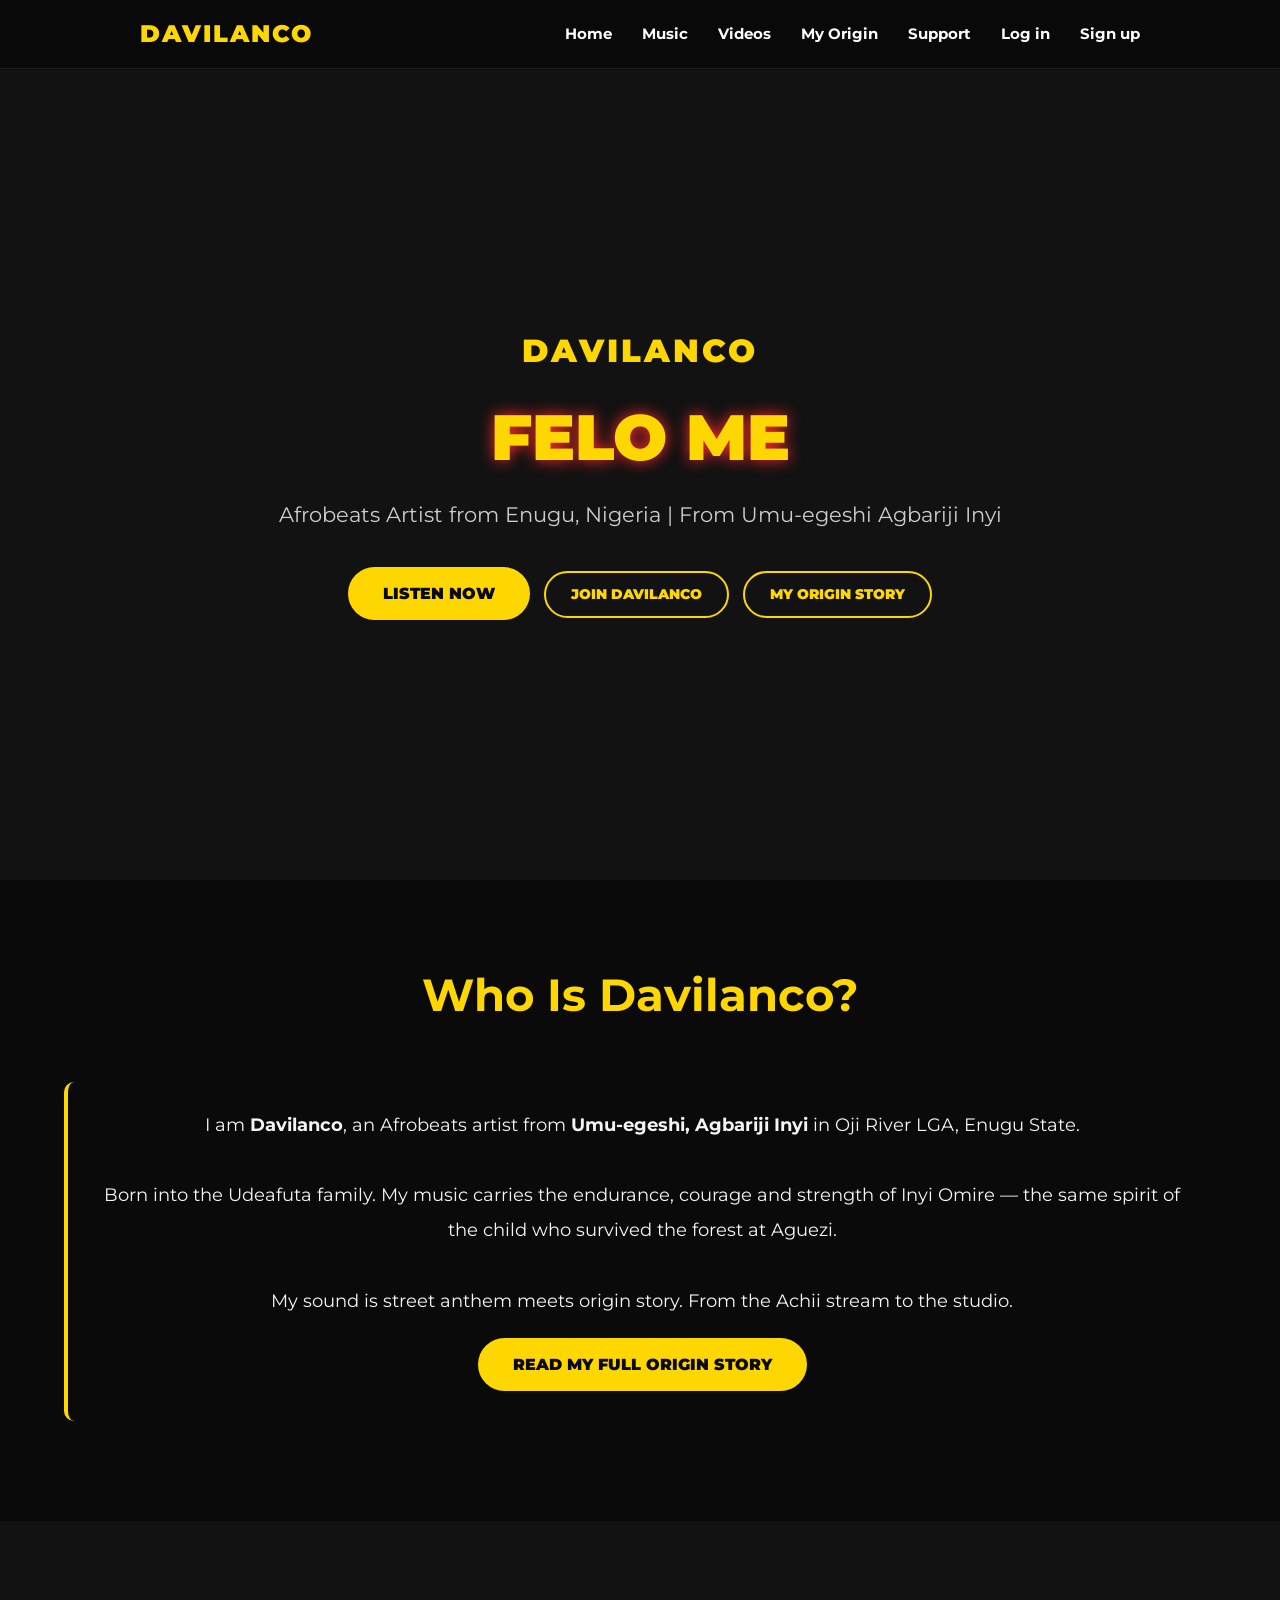
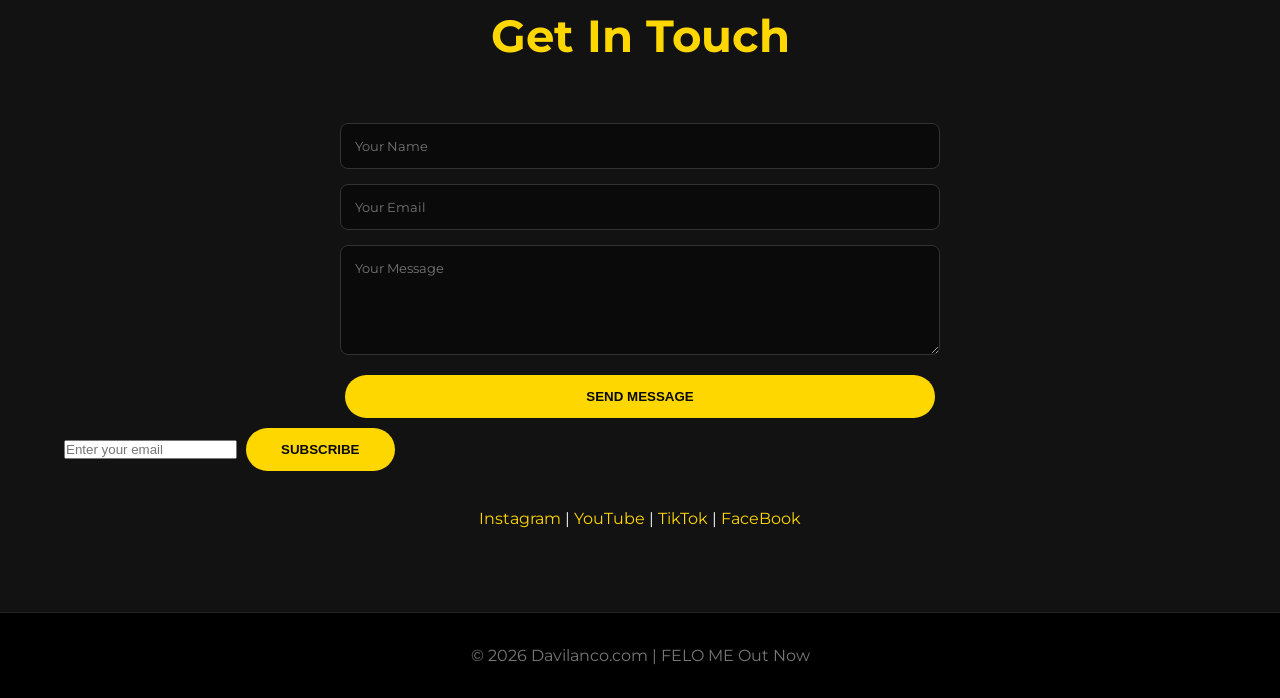
<file: index.html>
<!DOCTYPE html>
<html lang="en">
<head>
  <meta charset="UTF-8">
  <meta name="viewport" content="width=device-width, initial-scale=1.0">
  <title>Davilanco — Afrobeats Artist from Enugu | FELO ME</title>
  <meta name="description" content="Official website of Davilanco - Afrobeats Artist from Enugu, Nigeria. From Umu-egeshi Agbariji Inyi, Oji River LGA. Creator of FELO ME.">
  <link rel="canonical" href="https://www.davilanco.com/">
  <meta property="og:type" content="website">
  <meta property="og:title" content="Davilanco — Afrobeats Artist from Enugu | FELO ME">
  <meta property="og:description" content="Afrobeats Artist from Enugu, Nigeria | From Umu-egeshi Agbariji Inyi">
  <meta property="og:url" content="https://www.davilanco.com/">
  <meta property="og:image" content="https://www.davilanco.com/images/davilanco.jpg">
  <link rel="stylesheet" href="css/style.css">
  <link href="https://fonts.googleapis.com/css2?family=Montserrat:wght@400;700;900&display=swap" rel="stylesheet">

  <script type="application/ld+json">
  {
    "@context": "https://schema.org",
    "@type": "MusicGroup",
    "name": "Davilanco",
    "genre": "Afrobeats",
    "origin": "Umu-egeshi, Agbariji Inyi, Oji River LGA, Enugu State, Nigeria",
    "url": "https://www.davilanco.com",
    "sameAs": [
      "https://instagram.com/davilanco",
      "https://youtube.com/@davilanco",
      "https://tiktok.com/@davilanco",
      "https://facebook.com/davilanco37"
    ]
  }
  </script>
</head>
<body>
<header>
  <!-- NAV -->
  <nav>
    <div class="nav-container">
      <div class="logo">DAVILANCO</div>
      <ul class="nav-links" id="navLinks">
        <li><a href="index.html" class="active">Home</a></li>
        <li><a href="music.html">Music</a></li>
        <li><a href="videos.html">Videos</a></li>
        <li><a href="inyi-history.html">My Origin</a></li>
        <li><a href="support.html">Support</a></li>
        <li><a href="login.html">Log in</a></li>
        <li><a href="signup.html">Sign up</a></li>
       <!-- <li><a href="fans.html">Fans List</a></li>
        <li><a href="gallery.html">Gallery</a></li>
         <li><a href="contact.html">Contact</a></li> -->
      </ul>
      <button class="hamburger" id="hamburger"><span></span><span></span><span></span></button>
    </div>
  </nav>
</header>
  <!-- HERO - WELCOME -->
  <section class="hero" id="home">
    <div>
      <h1>DAVILANCO</h1>
      <h2>FELO ME</h2>
      <p>Afrobeats Artist from Enugu, Nigeria | From Umu-egeshi Agbariji Inyi</p>
      <a href="music.html" class="btn">Listen Now</a>
      <a href="signup.html" class="btn btn-download">Join Davilanco</a>
      <a href="inyi-history.html" class="btn btn-download">My Origin Story</a>
    </div>
  </section>

  <!-- INTRODUCE / ABOUT -->
  <section id="about">
    <div class="container">
      <h3>Who Is Davilanco?</h3>
      <div class="lyric-card" style="text-align:center;">
        <p style="font-size:1.1rem; line-height:2;">
          I am <strong>Davilanco</strong>, an Afrobeats artist from <strong>Umu-egeshi, Agbariji Inyi</strong> in Oji River LGA, Enugu State. 
          <br><br>
          Born into the Udeafuta family. 
          My music carries the endurance, courage and strength of Inyi Omire — the same spirit of the child who survived the forest at Aguezi.
          <br><br>
          My sound is street anthem meets origin story. From the Achii stream to the studio.
        </p>
        <a href="inyi-history.html" class="btn" style="margin-top:20px;">Read My Full Origin Story</a>
      </div>
    </div>
  </section>

  <!-- CONTACT -->
  <section id="contact">
    <div class="container">
      <h3>Get In Touch</h3>
<form class="contact-form" action="https://formsubmit.co/davilanco37@gmail.com" method="POST">
  <input type="text" name="name" placeholder="Your Name" required>
  <input type="email" name="email" placeholder="Your Email" required>
  <textarea name="message" rows="5" placeholder="Your Message" required></textarea>
  
  <!-- These make it work better -->
  <input type="hidden" name="_captcha" value="false">
  <input type="hidden" name="_subject" value="New message from Davilanco website!">
  <input type="hidden" name="_next" value="https://www.davilanco.com/thankyou.html">
  
  <button type="submit" class="btn">Send Message</button>
</form>
      
<form action="https://formsubmit.co/davilanco37@gmail.com" method="POST">
  <input type="email" name="email" placeholder="Enter your email" required>
  <input type="hidden" name="_subject" value="New Subscriber - Davilanco!">
  <input type="hidden" name="_captcha" value="false">
  <button type="submit" class="btn">Subscribe</button>
</form>
      
      <div class="socials" style="text-align:center; margin-top:30px;">
        <a href="https://instagram.com/davilanco">Instagram</a> |
        <a href="https://youtube.com/@davilanco">YouTube</a> |
        <a href="https://tiktok.com/@davilanco">TikTok</a> |
         <a href="https://facebook.com/davilanco37">FaceBook</a>
      </div>
    </div>
  </section>

  <footer><p>© 2026 Davilanco.com | From Oji to the World</p></footer>
  <script src="script.js" defer></script>
</body>
</html>
</file>
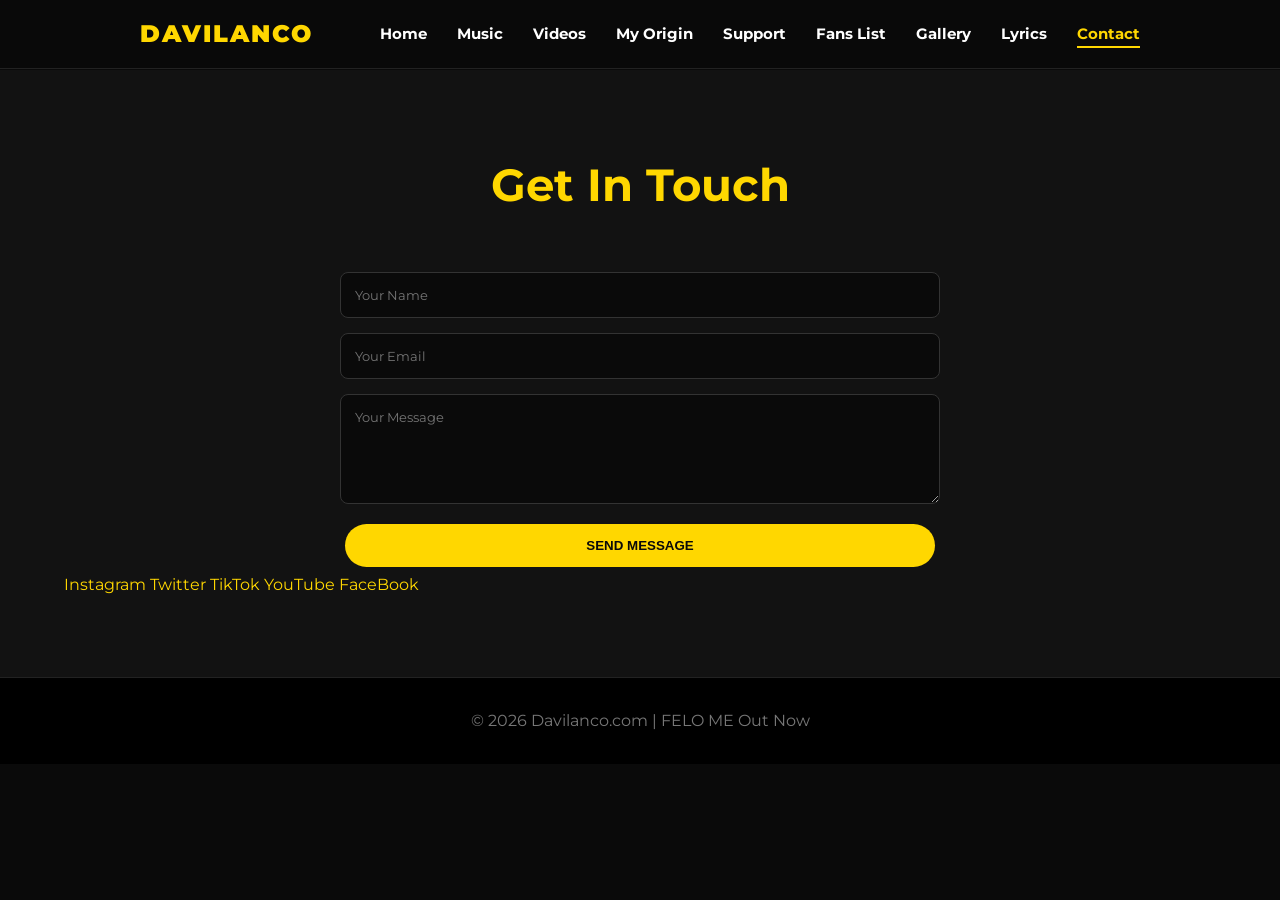
<file: contact.html>
<!DOCTYPE html>
<html lang="en">
<head>
  <meta charset="UTF-8">
  <meta name="viewport" content="width=device-width, initial-scale=1.0">
  <title>Contact Davilanco | Official Website</title>
  <meta name="description" content="Contact Davilanco - Afrobeats Artist from Enugu, Nigeria. Booking, collaboration, and messages.">
  <link rel="canonical" href="https://www.davilanco.com/contact.html">
  <meta property="og:type" content="website">
  <meta property="og:title" content="Contact Davilanco">
  <meta property="og:description" content="Get in touch with Davilanco. Afrobeats artist from Enugu, Nigeria.">
  <meta property="og:url" content="https://www.davilanco.com/contact.html">
  <meta property="og:image" content="https://www.davilanco.com/images/felo-me.png">
  <link rel="stylesheet" href="css/style.css">
  <link href="https://fonts.googleapis.com/css2?family=Montserrat:wght@400;700;900&display=swap" rel="stylesheet">
</head>
<body>
  <nav>
    <div class="nav-container">
      <div class="logo">DAVILANCO</div>
      <ul class="nav-links" id="navLinks">
        <li><a href="index.html">Home</a></li>
        <li><a href="music.html">Music</a></li>
        <li><a href="videos.html">Videos</a></li>
        <li><a href="inyi-history.html">My Origin</a></li>
        <li><a href="support.html">Support</a></li>
        <li><a href="fans.html">Fans List</a></li>
        <li><a href="gallery.html">Gallery</a></li>
        <li><a href="lyrics.html">Lyrics</a></li>
        <li><a href="contact.html" class="active">Contact</a></li>
      </ul>
      <button class="hamburger" id="hamburger" aria-label="Toggle menu"><span></span><span></span><span></span></button>
    </div>
  </nav>
  <section id="contact">
    <div class="container">
      <h3>Get In Touch</h3>
      <form class="contact-form" action="https://formsubmit.co/davilanco37@gmail.com" method="POST">
        <input type="text" name="name" placeholder="Your Name" required>
        <input type="email" name="email" placeholder="Your Email" required>
        <textarea name="message" rows="5" placeholder="Your Message" required></textarea>
        <input type="hidden" name="_captcha" value="false">
        <input type="hidden" name="_subject" value="New message from Davilanco website!">
        <input type="hidden" name="_next" value="https://www.davilanco.com/thankyou.html">
        <button type="submit" class="btn">Send Message</button>
      </form>
      <div class="socials">
        <a href="https://instagram.com/davilanco">Instagram</a>
        <a href="https://twitter.com/davilanco">Twitter</a>
        <a href="https://tiktok.com/@davilanco">TikTok</a>
        <a href="https://youtube.com/@davilanco">YouTube</a>
        <a href="https://facebook.com/davilanco37">FaceBook</a>
      </div>
    </div>
  </section>
  <footer><p>© 2026 Davilanco.com | From Oji to the World</p></footer>
  <script src="script.js"></script>
</body>
</html>
</file>
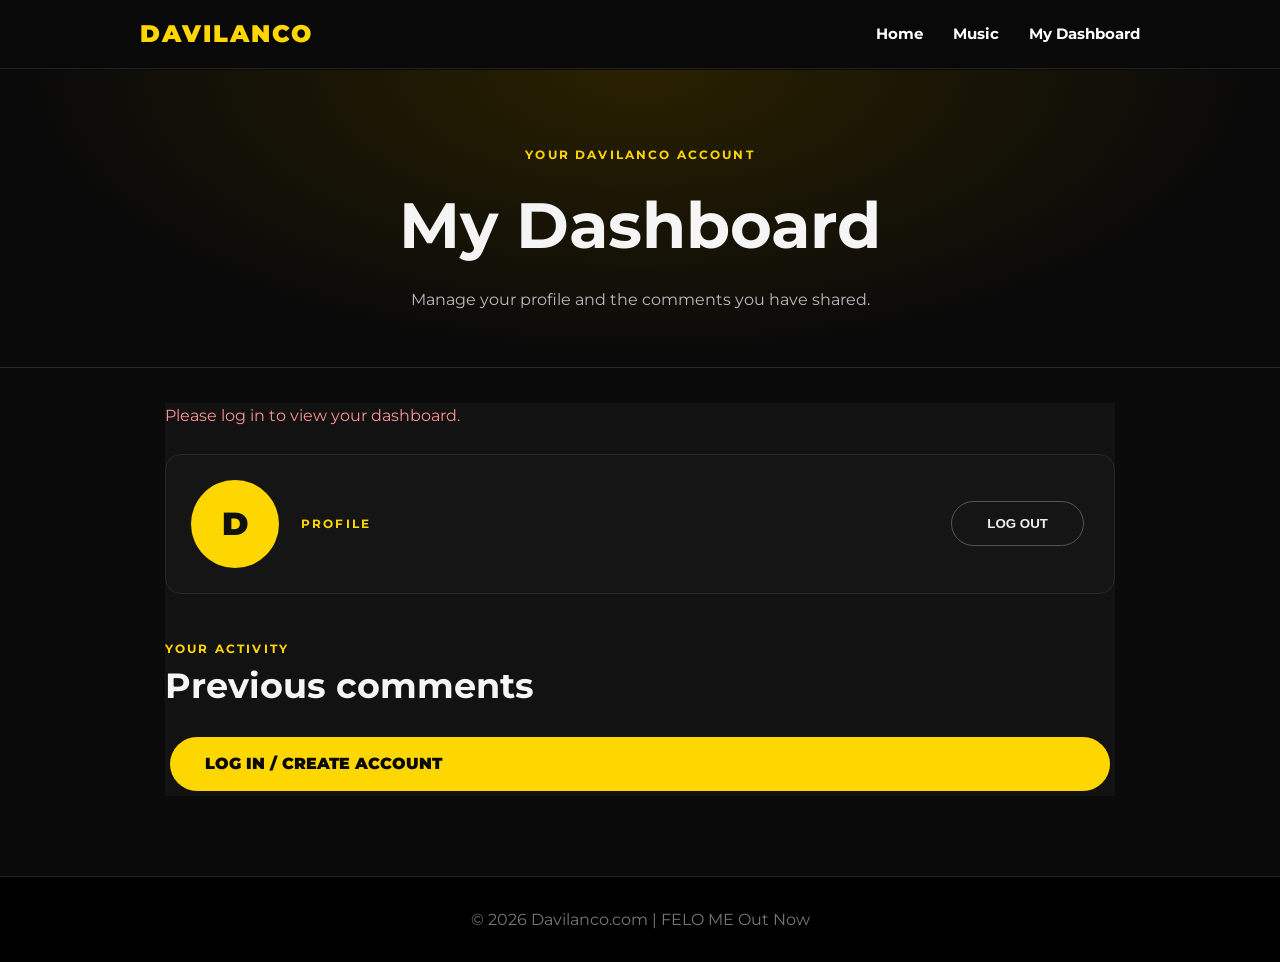
<file: dashboard.html>
<!DOCTYPE html>
<html lang="en">
<head>
  <meta charset="UTF-8">
  <meta name="viewport" content="width=device-width, initial-scale=1.0">
  <title>My Dashboard | Davilanco</title>
  <link rel="stylesheet" href="css/style.css">
  <link href="https://fonts.googleapis.com/css2?family=Montserrat:wght@400;700;900&display=swap" rel="stylesheet">
</head>
<body>
<nav>
  <div class="nav-container">
    <a class="logo" href="index.html">DAVILANCO</a>
    <ul class="nav-links" id="navLinks">
      <li><a href="index.html">Home</a></li>
      <li><a href="music.html">Music</a></li>
      <li><a href="dashboard.html" class="active">My Dashboard</a></li>
    </ul>
    <button class="hamburger" id="hamburger" aria-label="Toggle menu">
      <span></span><span></span><span></span>
    </button>
  </div>
</nav>
<main class="dashboard-page">
  <header class="dashboard-hero">
    <p class="eyebrow">YOUR DAVILANCO ACCOUNT</p>
    <h1>My Dashboard</h1>
    <p>Manage your profile and the comments you have shared.</p>
  </header>
<section class="dashboard-content">
  <div id="dashboardMessage" class="dashboard-message" role="status" aria-live="polite">Loading your account…</div>
<div id="profileCard" class="profile-card" hidden>
  <div class="avatar" id="profileAvatar" aria-hidden="true">D</div>
  <div class="profile-details">
    <p class="eyebrow">PROFILE</p>
    <h2 id="profileName"></h2>
    <p id="profileEmail"></p>
    <p id="profileNickname" class="muted"></p>
  </div>
  <button id="dashboardLogout" class="btn btn-quiet" type="button">Log out</button>
</div>
<section class="previous-comments">
  <div class="comments-title">
    <div>
      <p class="eyebrow">YOUR ACTIVITY</p>
      <h2>Previous comments</h2>
    </div>
    <span id="commentCount" class="muted"></span>
  </div>
  <div id="myComments" class="my-comments"></div>
</section>
</section>
</main>
  <footer>
    <p>© 2026 Davilanco | From Oji to the World</p>
  </footer>
  <script src="script.js"></script>
</body>
</html>
</file>
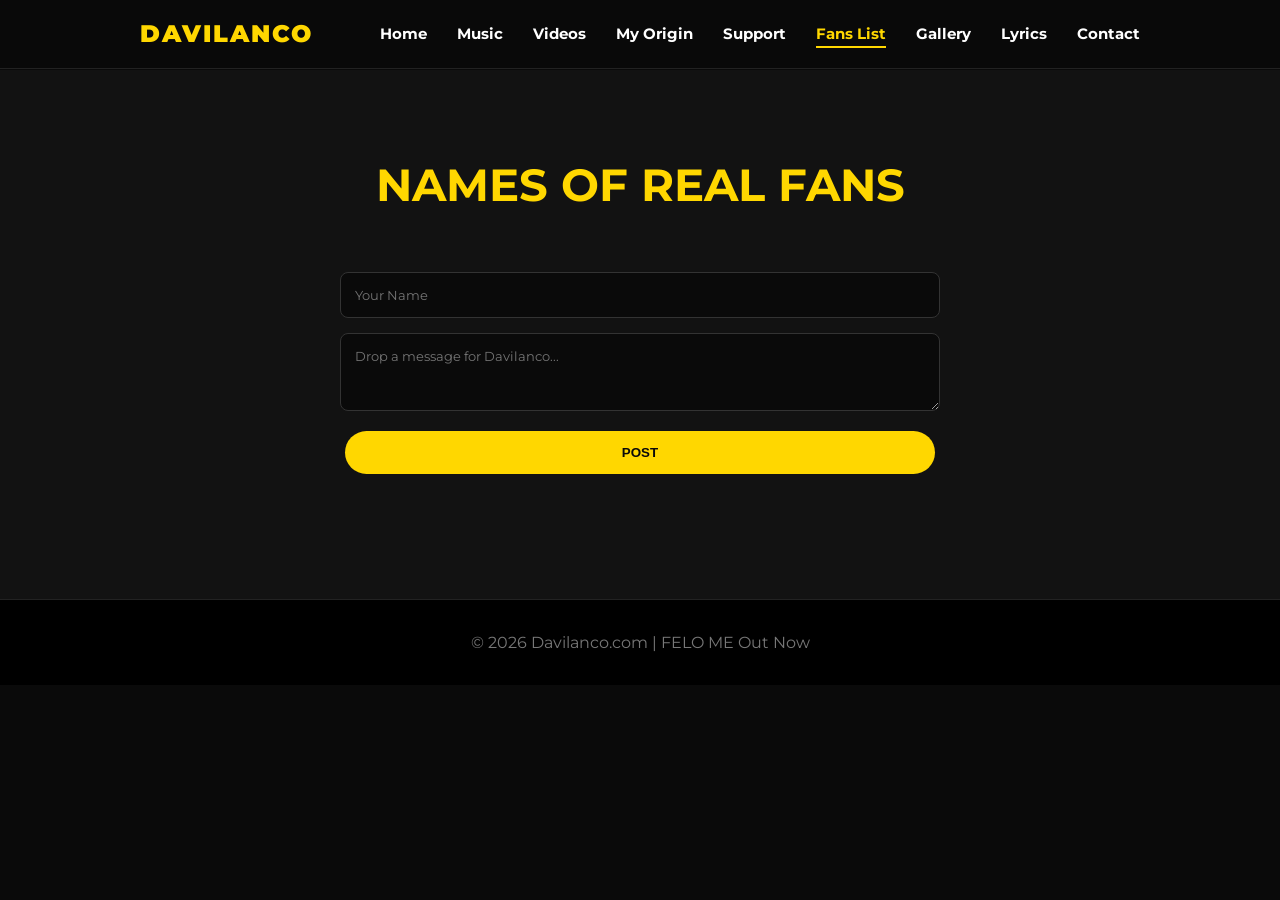
<file: fans.html>
<!DOCTYPE html>
<html lang="en">
<head>
  <meta charset="UTF-8">
  <meta name="viewport" content="width=device-width, initial-scale=1.0">
  <title>Davilanco Fans List | Official Website</title>
  <meta name="description" content="Names of real fans of Davilanco - Afrobeats Artist from Enugu, Nigeria. Drop a message for Davilanco.">
  <link rel="canonical" href="https://www.davilanco.com/fans.html">
  <meta property="og:type" content="website">
  <meta property="og:title" content="Davilanco Fans List">
  <meta property="og:description" content="Names of real fans of Davilanco. Drop a message for Davilanco.">
  <meta property="og:url" content="https://www.davilanco.com/fans.html">
  <meta property="og:image" content="https://www.davilanco.com/images/felo-me.png">
  <link rel="stylesheet" href="css/style.css">
  <link href="https://fonts.googleapis.com/css2?family=Montserrat:wght@400;700;900&display=swap" rel="stylesheet">
</head>
<body>
  <nav>
    <div class="nav-container">
      <div class="logo">DAVILANCO</div>
      <ul class="nav-links" id="navLinks">
        <li><a href="index.html">Home</a></li>
        <li><a href="music.html">Music</a></li>
        <li><a href="videos.html">Videos</a></li>
        <li><a href="inyi-history.html">My Origin</a></li>
        <li><a href="support.html">Support</a></li>
        <li><a href="fans.html" class="active">Fans List</a></li>
        <li><a href="gallery.html">Gallery</a></li>
        <li><a href="lyrics.html">Lyrics</a></li>
        <li><a href="contact.html">Contact</a></li>
      </ul>
      <button class="hamburger" id="hamburger" aria-label="Toggle menu"><span></span><span></span><span></span></button>
    </div>
  </nav>
  <section id="fans">
    <div class="container">
      <h3>NAMES OF REAL FANS</h3>
      <form id="postForm" class="contact-form">
        <input type="text" id="name" name="name" placeholder="Your Name" required>
        <textarea id="message" name="message" rows="3" placeholder="Drop a message for Davilanco..." required></textarea>
        <button type="submit" class="btn">Post</button>
      </form>
      <div id="postsFeed" style="margin-top:40px;"></div>
    </div>
  </section>
  <footer><p>© 2026 Davilanco.com | From Oji to the World</p></footer>
  <script src="script.js"></script>
</body>
</html>
</file>
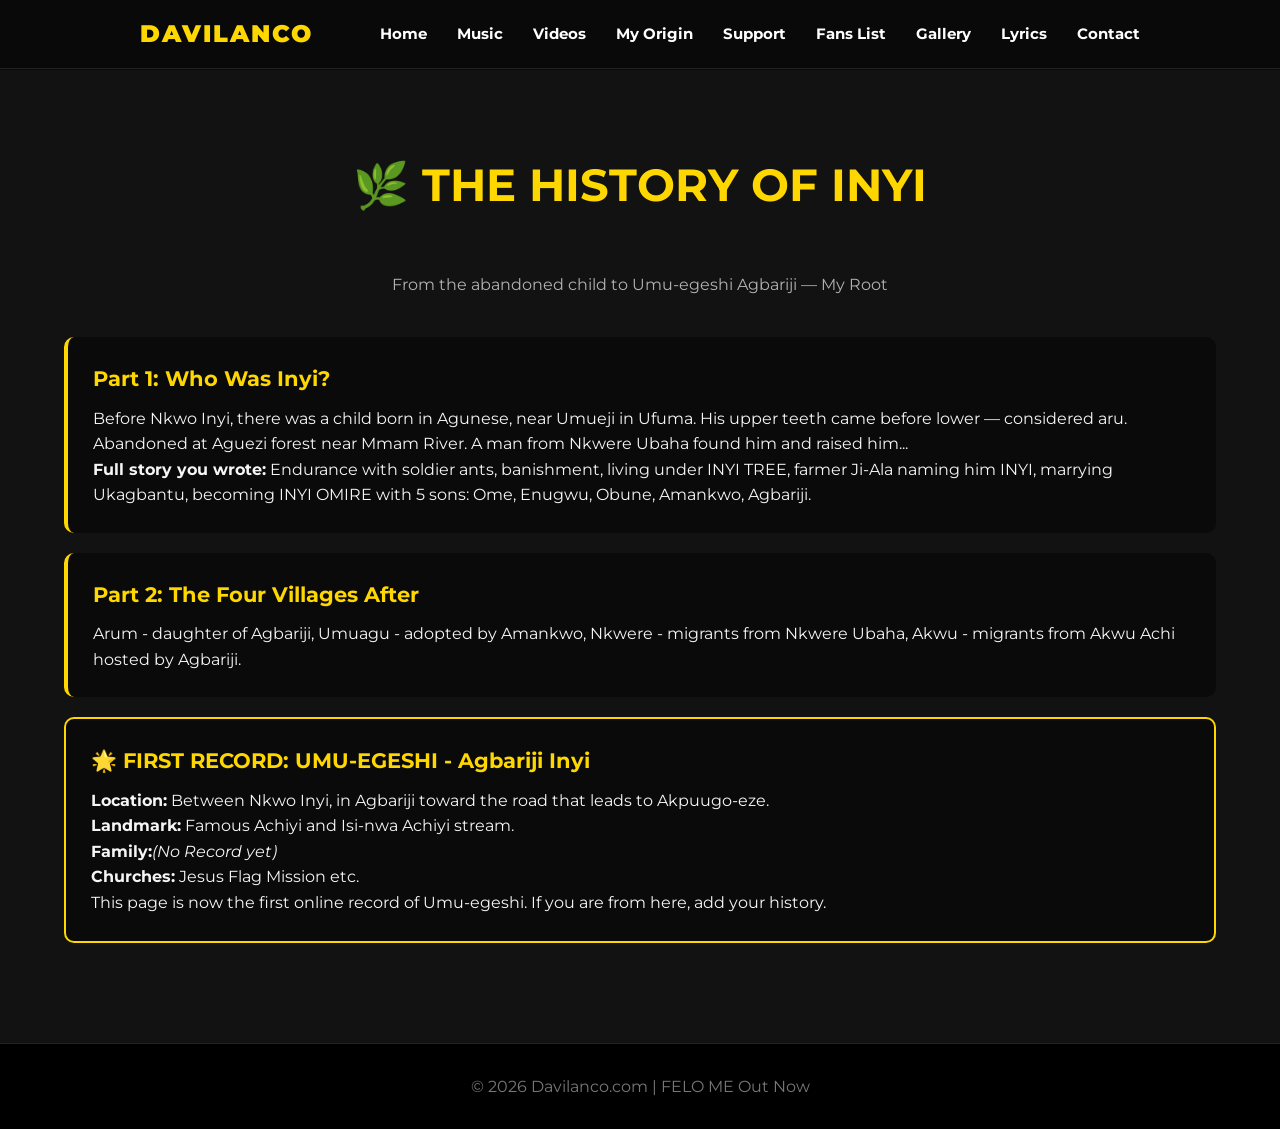
<file: inyi-history.html>
<!DOCTYPE html>
<html lang="en">
<head>
  <meta charset="UTF-8">
  <meta name="viewport" content="width=device-width, initial-scale=1.0">
  <title>My Origin - History of Inyi & Umu-egeshi | Davilanco</title>
  <meta name="description" content="History of Inyi and Umu-egeshi Agbariji Inyi, Oji River LGA, Enugu State. The origin story of Davilanco - from Inyi Omire to Umu-egeshi.">
  <link rel="canonical" href="https://www.davilanco.com/inyi-history.html">
  <meta property="og:type" content="website">
  <meta property="og:title" content="My Origin - History of Inyi & Umu-egeshi | Davilanco">
  <meta property="og:description" content="From the abandoned child to Umu-egeshi Agbariji — My Root. The story of Inyi Omire.">
  <meta property="og:url" content="https://www.davilanco.com/inyi-history.html">
  <meta property="og:image" content="https://www.davilanco.com/images/felo-me.png">
  <link rel="stylesheet" href="css/style.css">
  <link href="https://fonts.googleapis.com/css2?family=Montserrat:wght@400;700;900&display=swap" rel="stylesheet">
</head>
<body>
  <nav>
    <div class="nav-container">
      <div class="logo">DAVILANCO</div>
      <ul class="nav-links" id="navLinks">
        <li><a href="index.html">Home</a></li>
        <li><a href="music.html">Music</a></li>
        <li><a href="videos.html">Videos</a></li>
        <li><a href="inyi-history.html" class="active">My Origin</a></li>
        <li><a href="support.html">Support</a></li>
        <li><a href="fans.html">Fans List</a></li>
        <li><a href="gallery.html">Gallery</a></li>
        <li><a href="lyrics.html">Lyrics</a></li>
        <li><a href="contact.html">Contact</a></li>
      </ul>
      <button class="hamburger" id="hamburger"><span></span><span></span><span></span></button>
    </div>
  </nav>
  <section>
    <div class="container">
      <h3>🌿 THE HISTORY OF INYI</h3>
      <p style="text-align:center; opacity:0.7; margin-bottom:40px;">From the abandoned child to Umu-egeshi Agbariji — My Root</p>
      <div class="lyric-card">
        <h4>Part 1: Who Was Inyi?</h4>
        <p>Before Nkwo Inyi, there was a child born in Agunese, near Umueji in Ufuma. His upper teeth came before lower — considered aru. Abandoned at Aguezi forest near Mmam River. A man from Nkwere Ubaha found him and raised him...</p>
        <p><strong>Full story you wrote:</strong> Endurance with soldier ants, banishment, living under INYI TREE, farmer Ji-Ala naming him INYI, marrying Ukagbantu, becoming INYI OMIRE with 5 sons: Ome, Enugwu, Obune, Amankwo, Agbariji.</p>
      </div>
      <div class="lyric-card">
        <h4>Part 2: The Four Villages After</h4>
        <p>Arum - daughter of Agbariji, Umuagu - adopted by Amankwo, Nkwere - migrants from Nkwere Ubaha, Akwu - migrants from Akwu Achi hosted by Agbariji.</p>
      </div>
      <div class="lyric-card" style="border:2px solid var(--gold);">
        <h4>🌟 FIRST RECORD: UMU-EGESHI - Agbariji Inyi</h4>
        <p><strong>Location:</strong> Between Nkwo Inyi, in Agbariji toward the road that leads to Akpuugo-eze.</p>
        <p><strong>Landmark:</strong> Famous Achiyi and Isi-nwa Achiyi stream.</p>
        <p><strong>Family:</strong><i>(No Record yet)</i></p>
        <p><strong>Churches:</strong> Jesus Flag Mission etc.</p>
        <p>This page is now the first online record of Umu-egeshi. If you are from here, add your history.</p>
      </div>
    </div>
  </section>
  <footer><p>© 2026 Davilanco.com | From Oji to the World</p></footer>
  <script src="script.js"></script>
</body>
</html>
</file>
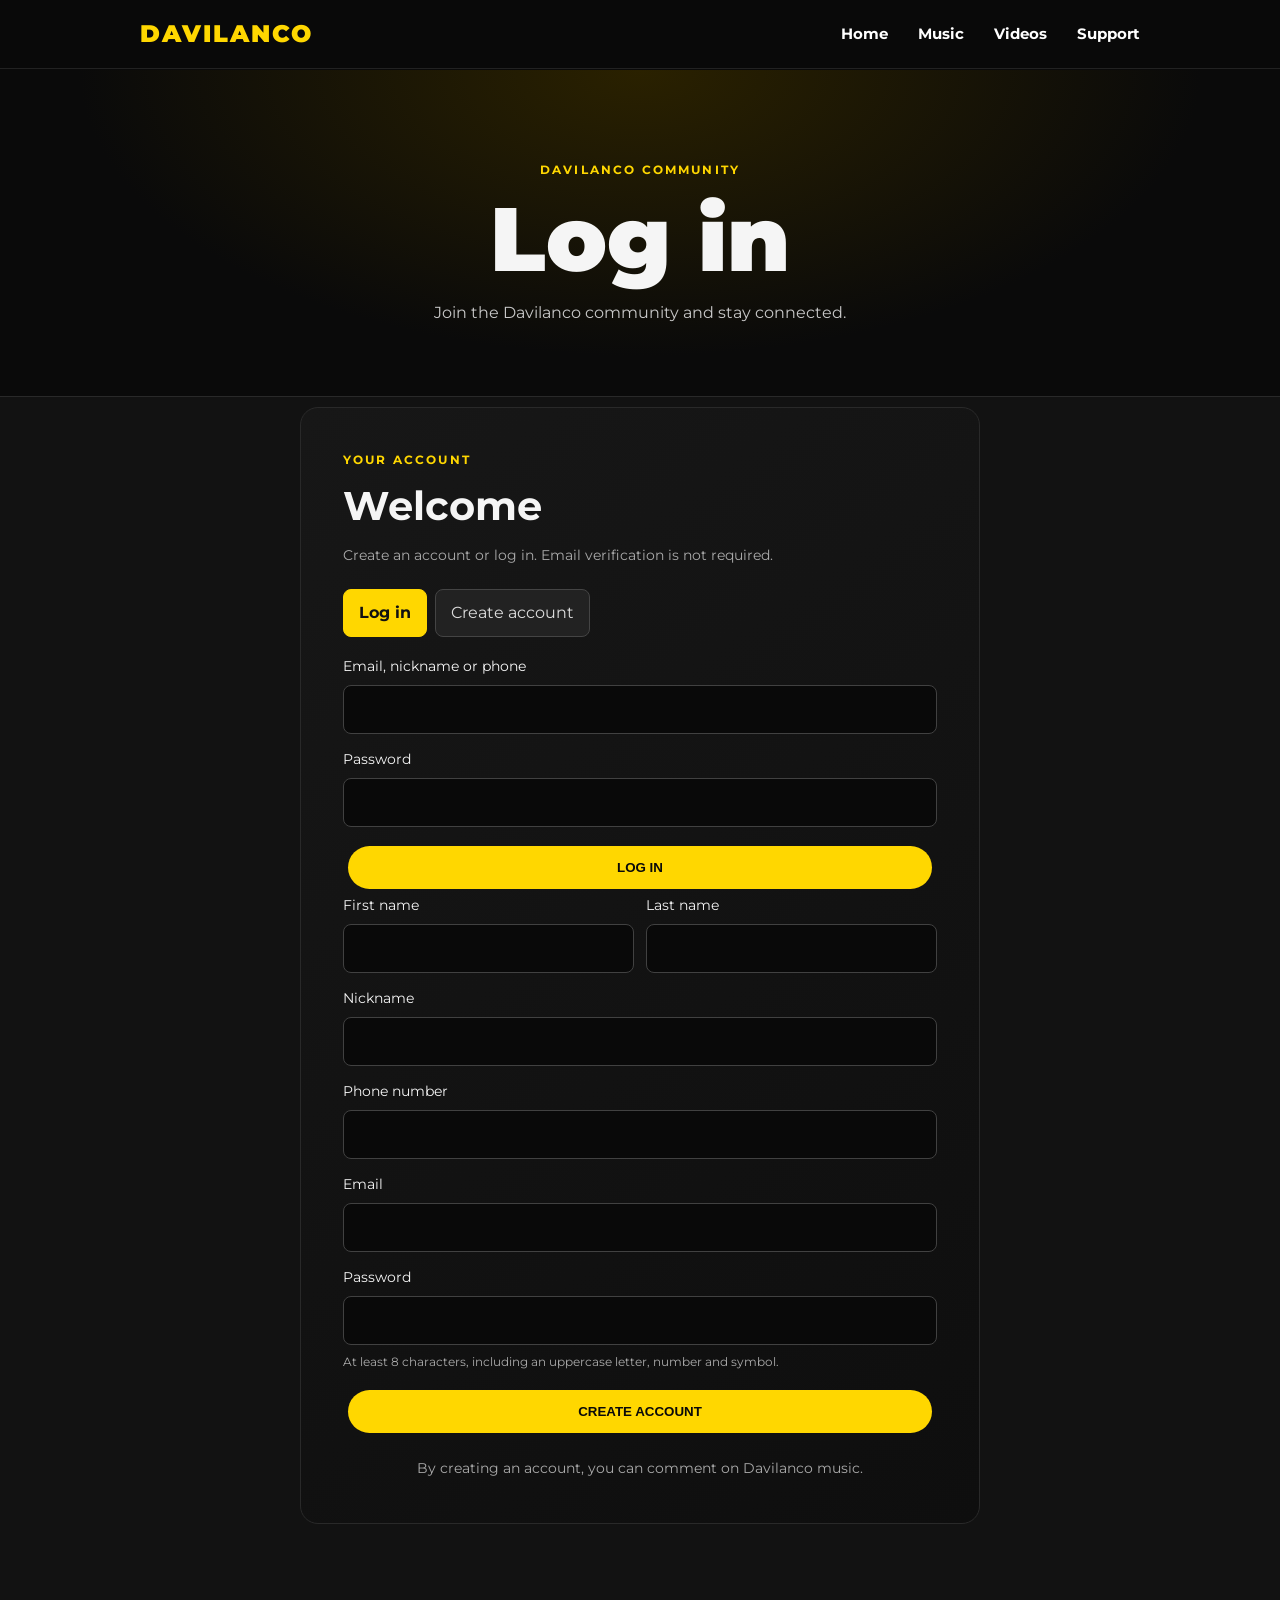
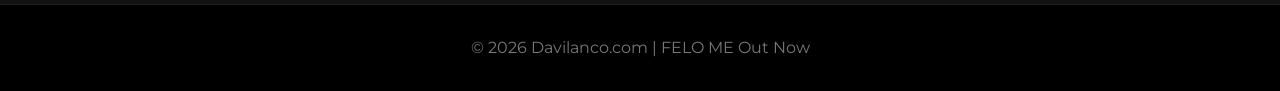
<file: login.html>
<!DOCTYPE html>
<html lang="en">
<head>
  <meta charset="UTF-8">
  <meta name="viewport" content="width=device-width, initial-scale=1.0">
  <title>Log in | Davilanco</title>
  <meta name="description" content="Access your Davilanco community account.">
  <link rel="stylesheet" href="css/style.css">
  <link rel="preconnect" href="https://fonts.googleapis.com">
  <link rel="preconnect" href="https://fonts.gstatic.com" crossorigin>
  <link href="https://fonts.googleapis.com/css2?family=Montserrat:wght@400;700;900&display=swap" rel="stylesheet">
</head>
<body>
  <nav><div class="nav-container">
    <a class="logo" href="index.html">DAVILANCO</a>
    <ul class="nav-links" id="navLinks">
      <li><a href="index.html">Home</a></li><li><a href="music.html">Music</a></li>
      <li><a href="videos.html">Videos</a></li><li><a href="support.html">Support</a></li>
    </ul>
    <button class="hamburger" id="hamburger" aria-label="Toggle menu"><span></span><span></span><span></span></button>
  </div></nav>
  <main class="music-page">
    <header class="music-hero">
      <p class="eyebrow">DAVILANCO COMMUNITY</p>
      <h1>Log in</h1>
      <p>Join the Davilanco community and stay connected.</p>
    </header>
    <section class="account-section">
      <div class="account-panel">
        <p class="eyebrow">YOUR ACCOUNT</p>
        <h2 id="accountHeading">Welcome</h2>
        <p class="muted">Create an account or log in. Email verification is not required.</p>
        <div id="accountStatus" class="status-message" role="status" aria-live="polite"></div>
        <div id="signedInPanel" hidden>
          <p>You are signed in as <strong id="signedInName"></strong>.</p>
          <div class="account-actions">
            <a class="btn" href="dashboard.html">My dashboard</a>
            <button class="btn btn-quiet" id="logoutButton" type="button">Log out</button>
          </div>
        </div>
        <div id="authForms">
          <div class="auth-tabs" role="tablist" aria-label="Account access">
            <button type="button" class="auth-tab active" id="loginTab" role="tab" aria-selected="true">Log in</button>
            <button type="button" class="auth-tab " id="signupTab" role="tab" aria-selected="false">Create account</button>
          </div>
          <form id="loginForm" class="auth-form" >
            <label>Email, nickname or phone<input name="login" autocomplete="username" required></label>
            <label>Password<input name="password" type="password" autocomplete="current-password" required></label>
            <button class="btn" type="submit">Log in</button>
          </form>
          <form id="signupForm" class="auth-form" hidden>
            <div class="form-two">
              <label>First name<input name="firstname" autocomplete="given-name" required></label>
              <label>Last name<input name="lastname" autocomplete="family-name" required></label>
            </div>
            <label>Nickname<input name="nickname" autocomplete="nickname" required></label>
            <label>Phone number<input name="phone" type="tel" autocomplete="tel" required></label>
            <label>Email<input name="email" type="email" autocomplete="email" required></label>
            <label>Password<input name="password" type="password" autocomplete="new-password" minlength="8" required><small>At least 8 characters, including an uppercase letter, number and symbol.</small></label>
            <button class="btn" type="submit">Create account</button>
          </form>
        </div>
        <p class="muted" style="margin-top:18px;text-align:center">By creating an account, you can comment on Davilanco music.</p>
      </div>
    </section>
  </main>
  <footer><p>© 2026 Davilanco | From Oji to the World</p></footer>
  <script src="script.js" defer></script>
</body>
</html>
</file>
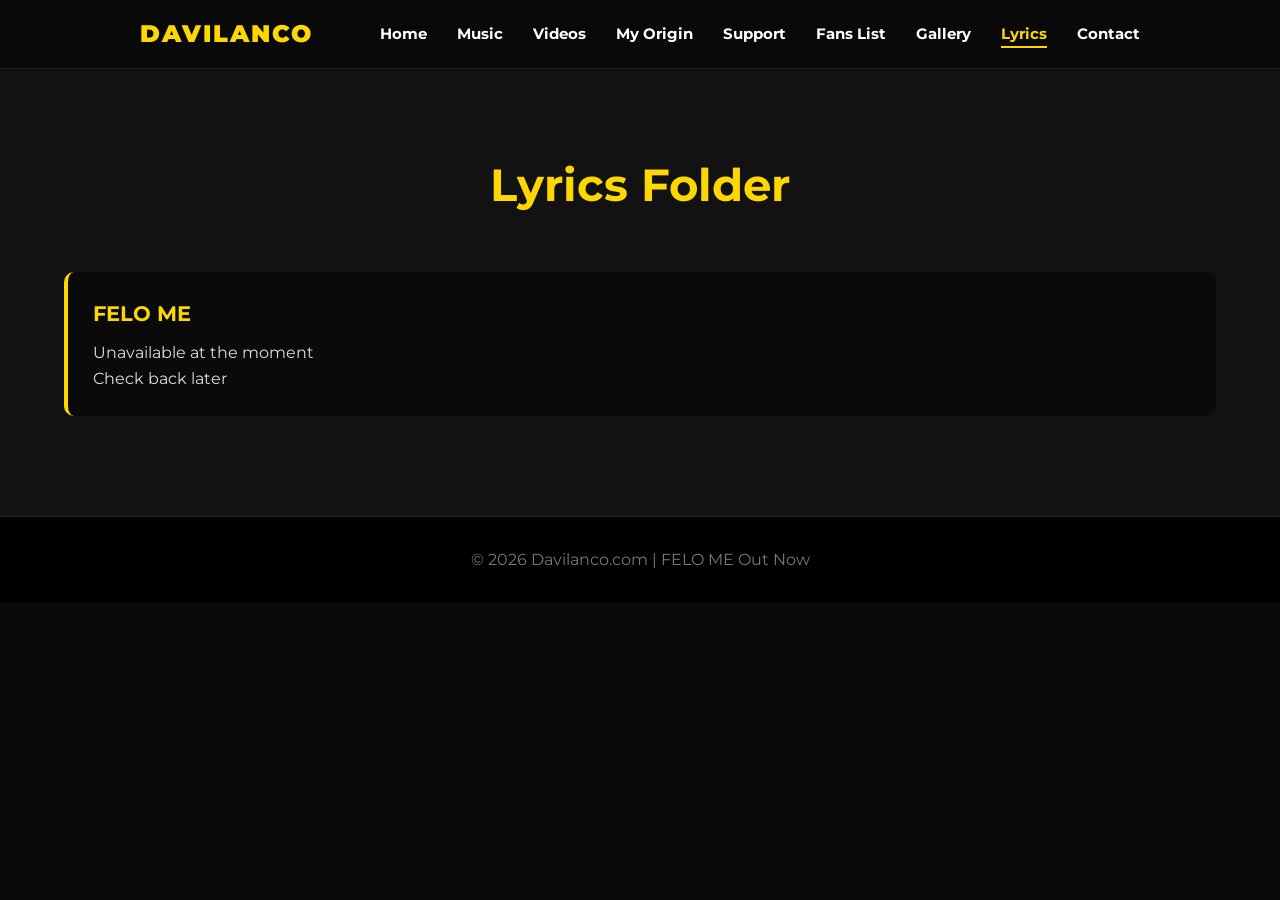
<file: lyrics.html>
<!DOCTYPE html>
<html lang="en">
<head>
  <meta charset="UTF-8">
  <meta name="viewport" content="width=device-width, initial-scale=1.0">
  <title>Davilanco Lyrics | FELO ME - Official Website</title>
  <meta name="description" content="Official lyrics from Davilanco - Afrobeats Artist from Enugu, Nigeria. From Umu-egeshi Agbariji Inyi, Oji River LGA. FELO ME lyrics.">
  <link rel="canonical" href="https://www.davilanco.com/lyrics.html">
  <meta property="og:type" content="website">
  <meta property="og:title" content="Davilanco Lyrics | FELO ME">
  <meta property="og:description" content="Official lyrics from Davilanco. Afrobeats artist from Enugu, Nigeria.">
  <meta property="og:url" content="https://www.davilanco.com/lyrics.html">
  <meta property="og:image" content="https://www.davilanco.com/images/davilanco.jpg">
  <link rel="stylesheet" href="css/style.css">
  <link href="https://fonts.googleapis.com/css2?family=Montserrat:wght@400;700;900&display=swap" rel="stylesheet">

  <script type="application/ld+json">
  {
    "@context": "https://schema.org",
    "@type": "MusicGroup",
    "name": "Davilanco",
    "genre": "Afrobeats",
    "origin": "Umu-egeshi, Agbariji Inyi, Oji River LGA, Enugu State, Nigeria",
    "url": "https://www.davilanco.com",
    "sameAs": [
      "https://instagram.com/davilanco",
      "https://youtube.com/@davilanco",
      "https://tiktok.com/@davilanco",
      "https://facebook.com/davilanco37"
    ]
  }
  </script>
</head>
<body>

  <!-- NAV -->
  <nav>
    <div class="nav-container">
      <div class="logo">DAVILANCO</div>
    
      <ul class="nav-links" id="navLinks">
        <li><a href="index.html">Home</a></li>
        <li><a href="music.html">Music</a></li>
        <li><a href="videos.html">Videos</a></li>
        <li><a href="inyi-history.html">My Origin</a></li>
        <li><a href="support.html">Support</a></li>
        <li><a href="fans.html">Fans List</a></li>
        <li><a href="gallery.html">Gallery</a></li>
        <li><a href="lyrics.html" class="active">Lyrics</a></li>
        <li><a href="contact.html">Contact</a></li>
      </ul>
    
      <button class="hamburger" id="hamburger" aria-label="Toggle menu">
        <span></span>
        <span></span>
        <span></span>
      </button>
    </div>
  </nav>
  
    <!-- LYRICS -->
  <section id="lyrics">
    <div class="container">
      <h3>Lyrics Folder</h3>
      <div class="lyric-card">
        <h4>FELO ME</h4>
        <pre>Unavailable at the moment
Check back later</pre>
      </div>
    </div>
  </section>

  <!-- FOOTER -->
  <footer>
    <p>© 2026 Davilanco.com | From Oji to the World</p>
  </footer>

  <script src="script.js"></script>

</body>
</html>
</file>
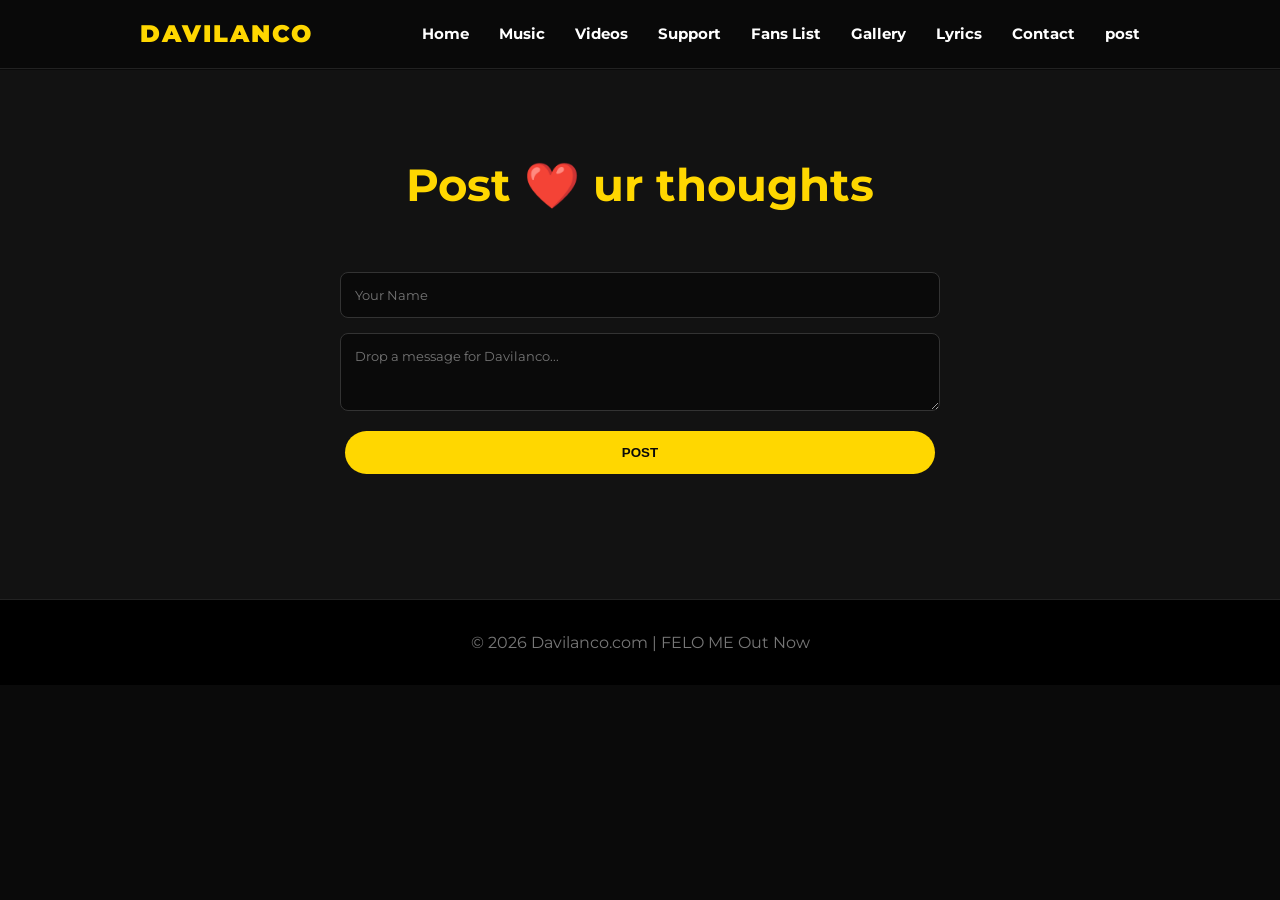
<file: post.html>
<!DOCTYPE html>
<html lang="en">
<head>
  <meta charset="UTF-8">
  <meta name="viewport" content="width=device-width, initial-scale=1.0">
  <title>Davilanco | Official Website</title>
  <meta name="description" content="Official website of Davilanco - Afrobeats Artist from Enugu, Nigeria. Listen to FELO ME, Music, Videos, Lyrics.">

  
  <!-- Link your CSS here -->
  <link rel="stylesheet" href="css/style.css">
  
  <!-- Google Font -->
  <link href="https://fonts.googleapis.com/css2?family=Montserrat:wght@400;700;900&display=swap" rel="stylesheet">
</head>
<body>

  <!-- NAV -->
  <nav>
    <div class="nav-container">
      <div class="logo">DAVILANCO</div>
    
      <ul class="nav-links" id="navLinks">
        <li><a href="index.html">Home</a></li>
        <li><a href="music.html">Music</a></li>
        <li><a href="videos.html">Videos</a></li>
        <li><a href="support.html">Support</a></li>
        <li><a href="fans.html">Fans List</a></li>
        <li><a href="gallery.html">Gallery</a></li>
        <li><a href="lyrics.html">Lyrics</a></li>
        <li><a href="contact.html">Contact</a></li>
        <li><a href="post.html">post</a></li>
      </ul>
    
      <button class="hamburger" id="hamburger" aria-label="Toggle menu">
        <span></span>
        <span></span>
        <span></span>
      </button>
    </div>
  </nav>

  <section id="others-post">
  <div class="container">
    <h3> Post ❤️ ur thoughts</h3>
    
    <form id="postForm" class="contact-form">
      <input type="text" id="name" placeholder="Your Name" required>
      <textarea id="message" rows="3" placeholder="Drop a message for Davilanco..." required></textarea>
      <button type="submit" class="btn">Post</button>
    </form>

    <div id="postsFeed" style="margin-top:40px;"></div>
  </div>
</section>

  <!-- FOOTER -->
  <footer>
    <p>© 2026 Davilanco</p>
  </footer>
  
  <script src="script.js"></script>
</body>
</html>
</file>
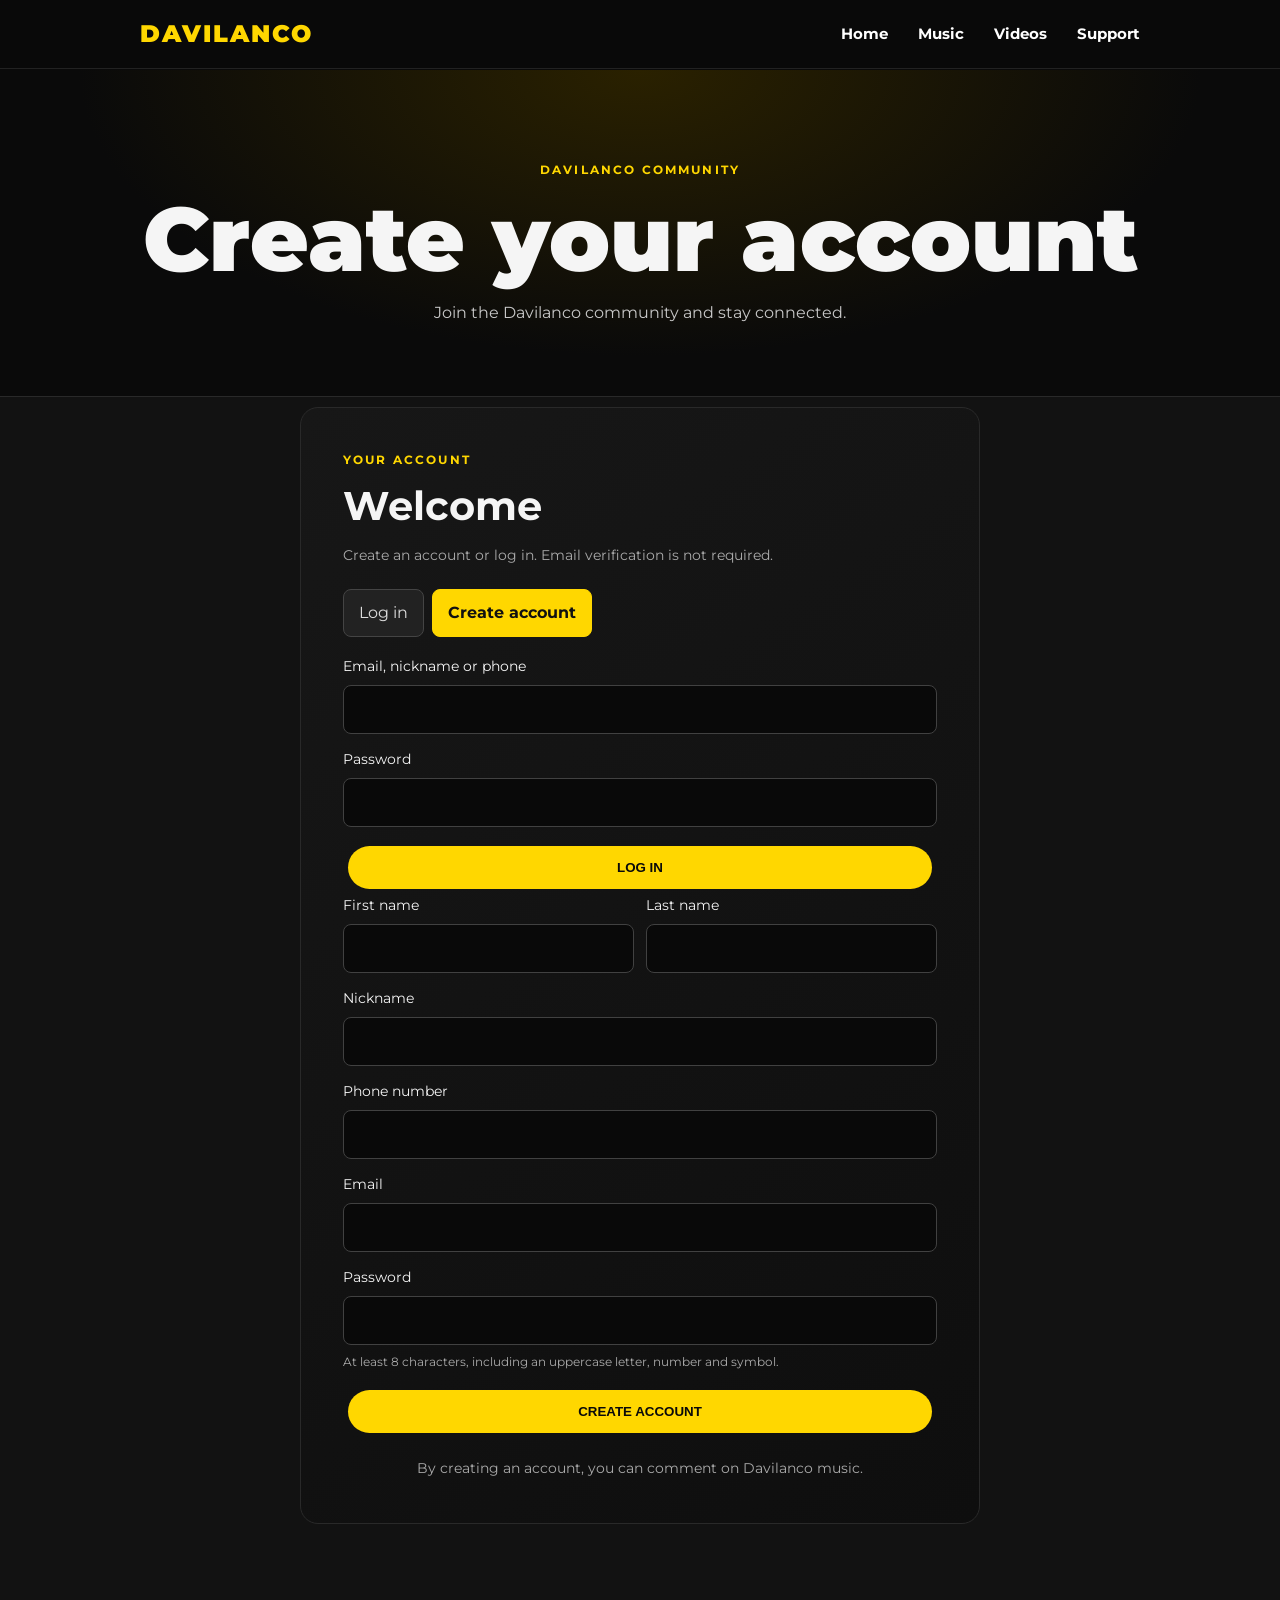
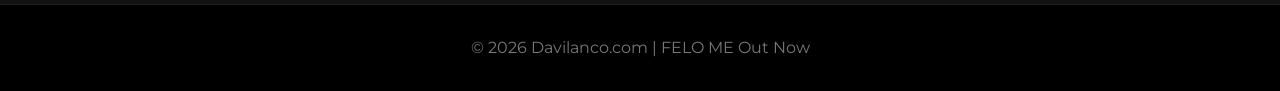
<file: signup.html>
<!DOCTYPE html>
<html lang="en">
<head>
  <meta charset="UTF-8">
  <meta name="viewport" content="width=device-width, initial-scale=1.0">
  <title>Create your account | Davilanco</title>
  <meta name="description" content="Access your Davilanco community account.">
  <link rel="stylesheet" href="css/style.css">
  <link rel="preconnect" href="https://fonts.googleapis.com">
  <link rel="preconnect" href="https://fonts.gstatic.com" crossorigin>
  <link href="https://fonts.googleapis.com/css2?family=Montserrat:wght@400;700;900&display=swap" rel="stylesheet">
</head>
<body>
  <nav><div class="nav-container">
    <a class="logo" href="index.html">DAVILANCO</a>
    <ul class="nav-links" id="navLinks">
      <li><a href="index.html">Home</a></li><li><a href="music.html">Music</a></li>
      <li><a href="videos.html">Videos</a></li><li><a href="support.html">Support</a></li>
    </ul>
    <button class="hamburger" id="hamburger" aria-label="Toggle menu"><span></span><span></span><span></span></button>
  </div></nav>
  <main class="music-page">
    <header class="music-hero">
      <p class="eyebrow">DAVILANCO COMMUNITY</p>
      <h1>Create your account</h1>
      <p>Join the Davilanco community and stay connected.</p>
    </header>
    <section class="account-section">
      <div class="account-panel">
        <p class="eyebrow">YOUR ACCOUNT</p>
        <h2 id="accountHeading">Welcome</h2>
        <p class="muted">Create an account or log in. Email verification is not required.</p>
        <div id="accountStatus" class="status-message" role="status" aria-live="polite"></div>
        <div id="signedInPanel" hidden>
          <p>You are signed in as <strong id="signedInName"></strong>.</p>
          <div class="account-actions">
            <a class="btn" href="dashboard.html">My dashboard</a>
            <button class="btn btn-quiet" id="logoutButton" type="button">Log out</button>
          </div>
        </div>
        <div id="authForms">
          <div class="auth-tabs" role="tablist" aria-label="Account access">
            <button type="button" class="auth-tab " id="loginTab" role="tab" aria-selected="false">Log in</button>
            <button type="button" class="auth-tab active" id="signupTab" role="tab" aria-selected="true">Create account</button>
          </div>
          <form id="loginForm" class="auth-form" hidden>
            <label>Email, nickname or phone<input name="login" autocomplete="username" required></label>
            <label>Password<input name="password" type="password" autocomplete="current-password" required></label>
            <button class="btn" type="submit">Log in</button>
          </form>
          <form id="signupForm" class="auth-form" >
            <div class="form-two">
              <label>First name<input name="firstname" autocomplete="given-name" required></label>
              <label>Last name<input name="lastname" autocomplete="family-name" required></label>
            </div>
            <label>Nickname<input name="nickname" autocomplete="nickname" required></label>
            <label>Phone number<input name="phone" type="tel" autocomplete="tel" required></label>
            <label>Email<input name="email" type="email" autocomplete="email" required></label>
            <label>Password<input name="password" type="password" autocomplete="new-password" minlength="8" required><small>At least 8 characters, including an uppercase letter, number and symbol.</small></label>
            <button class="btn" type="submit">Create account</button>
          </form>
        </div>
        <p class="muted" style="margin-top:18px;text-align:center">By creating an account, you can comment on Davilanco music.</p>
      </div>
    </section>
  </main>
  <footer><p>© 2026 Davilanco | From Oji to the World</p></footer>
  <script src="script.js" defer></script>
</body>
</html>
</file>
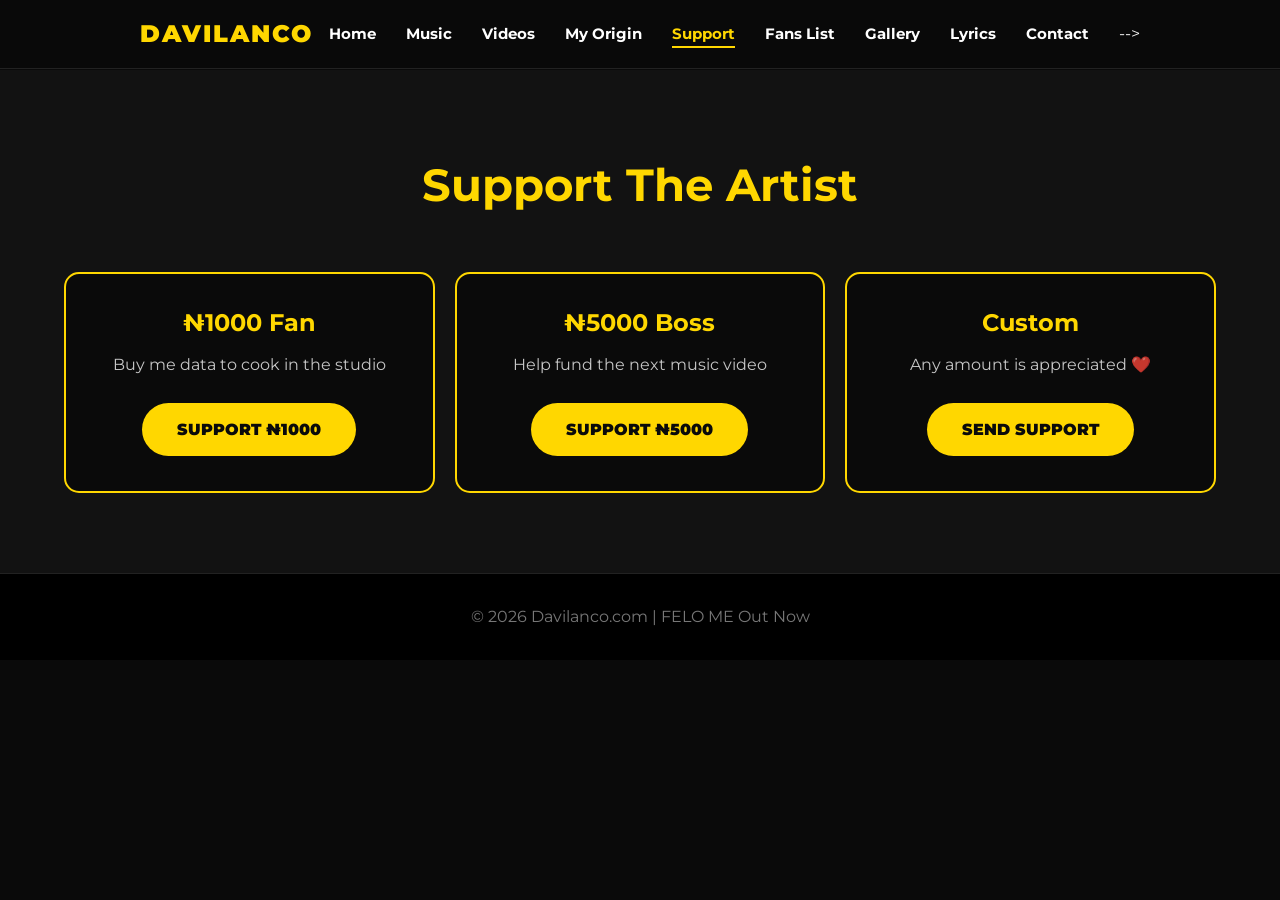
<file: support.html>
<!DOCTYPE html>
<html lang="en">
<head>
  <meta charset="UTF-8">
  <meta name="viewport" content="width=device-width, initial-scale=1.0">
  <title>Support Davilanco | Official Website</title>
  <meta name="description" content="Support Davilanco - Afrobeats Artist from Enugu, Nigeria. Help fund the next music video and studio sessions.">
  <link rel="canonical" href="https://www.davilanco.com/support.html">
  <meta property="og:type" content="website">
  <meta property="og:title" content="Support Davilanco">
  <meta property="og:description" content="Support Davilanco - Afrobeats artist from Enugu. Help fund the next music video.">
  <meta property="og:url" content="https://www.davilanco.com/support.html">
  <meta property="og:image" content="https://www.davilanco.com/images/felo-me.png">
  <link rel="stylesheet" href="css/style.css">
  <link href="https://fonts.googleapis.com/css2?family=Montserrat:wght@400;700;900&display=swap" rel="stylesheet">
</head>
<body>
  <nav>
    <div class="nav-container">
      <div class="logo">DAVILANCO</div>
      <ul class="nav-links" id="navLinks">
        <li><a href="index.html">Home</a></li>
        <li><a href="music.html">Music</a></li>
        <li><a href="videos.html">Videos</a></li>
        <li><a href="inyi-history.html">My Origin</a></li>
        <li><a href="support.html" class="active">Support</a></li>
        <li><a href="fans.html">Fans List</a></li>
        <li><a href="gallery.html">Gallery</a></li>
        <li><a href="lyrics.html">Lyrics</a></li>
        <li><a href="contact.html">Contact</a></li> -->
      </ul>
      <button class="hamburger" id="hamburger" aria-label="Toggle menu"><span></span><span></span><span></span></button>
    </div>
  </nav>
  <section id="support">
    <div class="container">
      <h3>Support The Artist</h3>
      <div class="support-grid">
        <div class="support-card">
          <h4>₦1000 Fan</h4>
          <p>Buy me data to cook in the studio</p>
          <a href="https://paystack.shop/pay/wqkvye7fjq" target="_blank" class="btn">Support ₦1000</a>
        </div>
        <div class="support-card">
          <h4>₦5000 Boss</h4>
          <p>Help fund the next music video</p>
          <a href="https://paystack.shop/pay/xozss5p53i" target="_blank" class="btn">Support ₦5000</a>
        </div>
        <div class="support-card">
          <h4>Custom</h4>
          <p>Any amount is appreciated ❤️</p>
          <a href="https://paystack.shop/pay/wqkvye7fjq" target="_blank" class="btn">Send Support</a>
        </div>
      </div>
    </div>
  </section>
  <footer><p>© 2026 Davilanco.com | From Oji to the World</p></footer>
  <script src="script.js"></script>
</body>
</html>
</file>
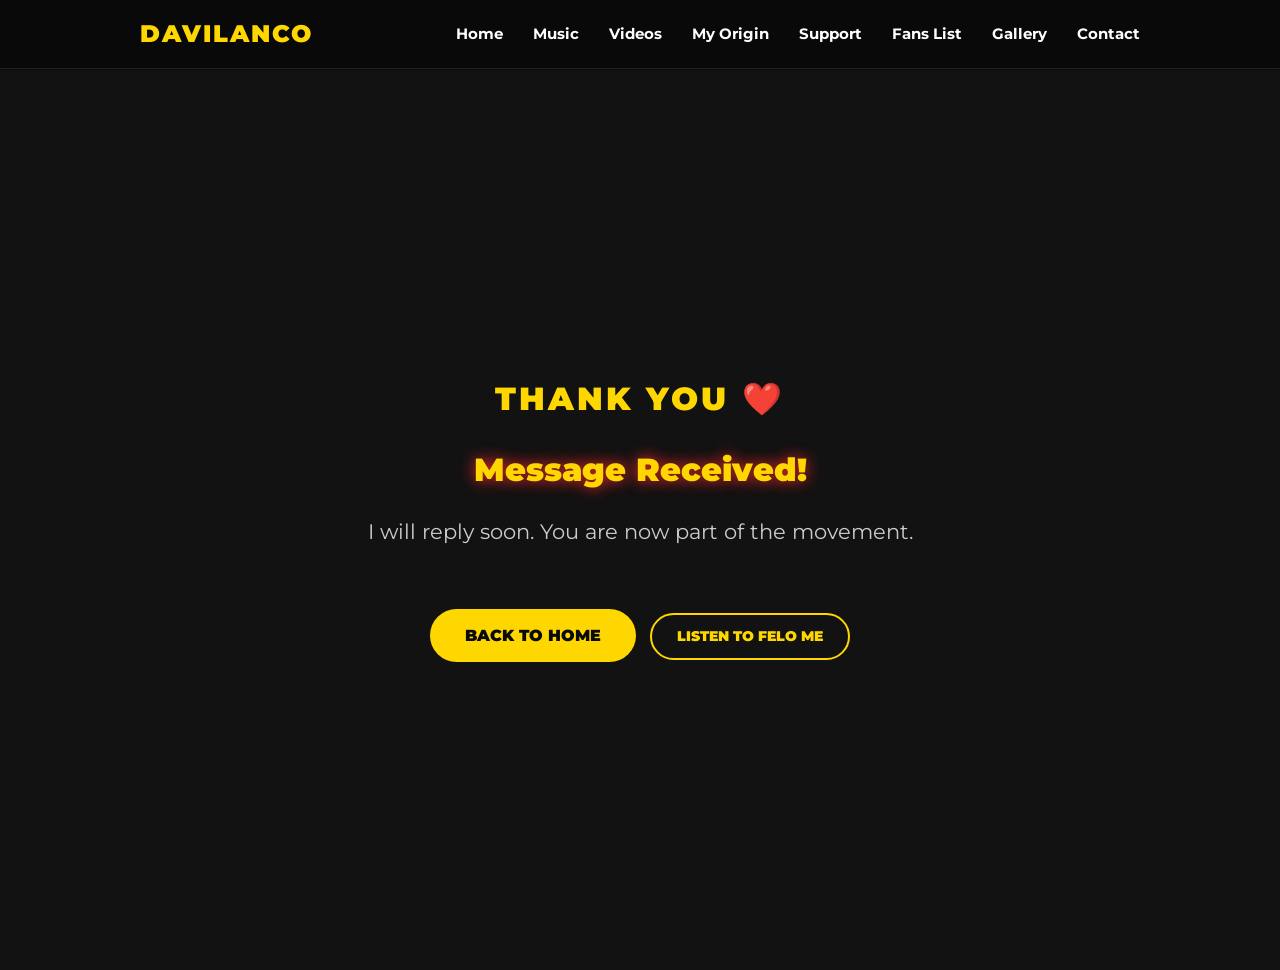
<file: thankyou.html>
<!DOCTYPE html>
<html lang="en">
<head>
<meta charset="UTF-8">
<meta name="viewport" content="width=device-width, initial-scale=1.0">
<title>Thank You - Davilanco</title>
<link rel="stylesheet" href="css/style.css">
<link href="https://fonts.googleapis.com/css2?family=Montserrat:wght@400;700;900&display=swap" rel="stylesheet">
</head>
<body>
  <header>
  <!-- NAV -->
  <nav>
    <div class="nav-container">
      <div class="logo">DAVILANCO</div>
      <ul class="nav-links" id="navLinks">
        <li><a href="index.html" class="active">Home</a></li>
        <li><a href="music.html">Music</a></li>
        <li><a href="videos.html">Videos</a></li>
        <li><a href="inyi-history.html">My Origin</a></li>
        <li><a href="support.html">Support</a></li>
        <li><a href="fans.html">Fans List</a></li>
        <li><a href="gallery.html">Gallery</a></li>
        <li><a href="contact.html">Contact</a></li>
      </ul>
      <button class="hamburger" id="hamburger"><span></span><span></span><span></span></button>
    </div>
  </nav>
  </header>
<section class="hero" style="height:100vh;">
<div>
<h1>THANK YOU ❤️</h1>
<h2 style="font-size:2rem; margin-top:20px;">Message Received!</h2>
<p style="margin-top:20px;">I will reply soon. You are now part of the movement.</p>
<a href="index.html" class="btn" style="margin-top:30px;">Back to Home</a>
<a href="music.html" class="btn btn-download">Listen to FELO ME</a>
</div>
</section>
</body>
  <script src="script.js"></script>
</html>
</file>
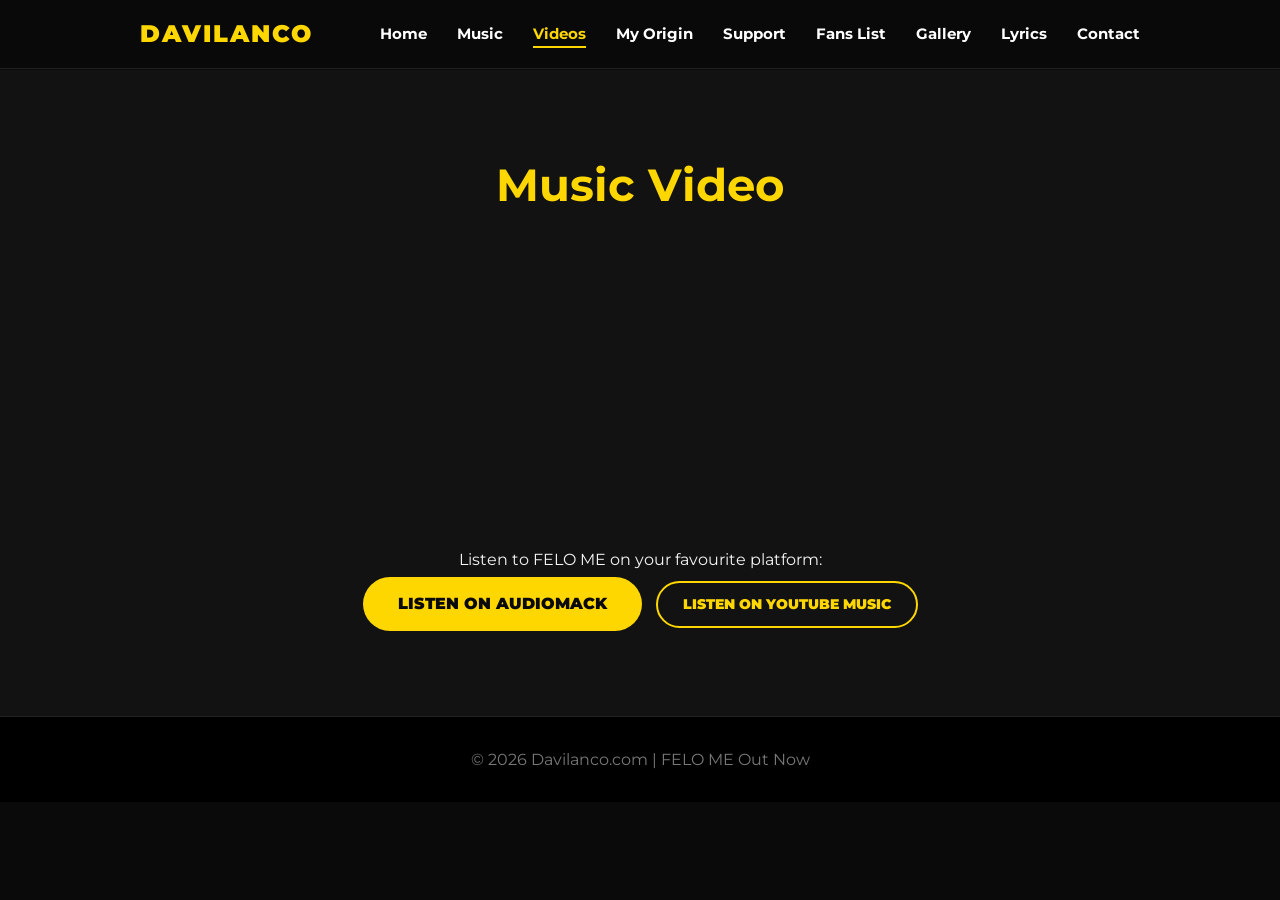
<file: videos.html>
<!DOCTYPE html>
<html lang="en">
<head>
  <meta charset="UTF-8">
  <meta name="viewport" content="width=device-width, initial-scale=1.0">
  <title>Davilanco Videos | FELO ME - Official Website</title>
  <meta name="description" content="Watch Davilanco videos. Davilanco is an Afrobeats artist from Umu-egeshi, Agbariji Inyi, Oji River LGA, Enugu State. Watch FELO ME. Listen on Audiomack and YouTube Music.">
  <link rel="canonical" href="https://www.davilanco.com/videos.html">
  <meta property="og:type" content="website">
  <meta property="og:title" content="Davilanco Videos | FELO ME">
  <meta property="og:description" content="Watch FELO ME by Davilanco. Listen on Audiomack and YouTube Music.">
  <meta property="og:url" content="https://www.davilanco.com/videos.html">
  <meta property="og:image" content="https://www.davilanco.com/images/felo-me.png">
  <link rel="stylesheet" href="css/style.css">
  <link href="https://fonts.googleapis.com/css2?family=Montserrat:wght@400;700;900&display=swap" rel="stylesheet">
  <script type="application/ld+json">
  {"@context":"https://schema.org","@type":"MusicGroup","name":"Davilanco","genre":"Afrobeats","origin":"Umu-egeshi, Agbariji Inyi, Oji River LGA, Enugu State, Nigeria","url":"https://www.davilanco.com","sameAs":["https://instagram.com/davilanco","https://youtube.com/@davilanco","https://tiktok.com/@davilanco","https://facebook.com/davilanco37","https://audiomack.com/davilanco/song/felo-me"]}
  </script>
</head>
<body>
  <nav>
    <div class="nav-container">
      <div class="logo">DAVILANCO</div>
      <ul class="nav-links" id="navLinks">
        <li><a href="index.html">Home</a></li>
        <li><a href="music.html">Music</a></li>
        <li><a href="videos.html" class="active">Videos</a></li>
        <li><a href="inyi-history.html">My Origin</a></li>
        <li><a href="support.html">Support</a></li>
        <li><a href="fans.html">Fans List</a></li>
        <li><a href="gallery.html">Gallery</a></li>
        <li><a href="lyrics.html">Lyrics</a></li>
        <li><a href="contact.html">Contact</a></li>
      </ul>
      <button class="hamburger" id="hamburger" aria-label="Toggle menu"><span></span><span></span><span></span></button>
    </div>
  </nav>
  <section id="videos">
    <div class="container">
      <h3>Music Video</h3>
      <div class="video-grid">
        <iframe src="https://www.youtube.com/embed/V4QL76GtRrk" title="FELO ME - Davilanco" allowfullscreen></iframe>
      </div>
      <div style="text-align:center; margin-top:25px;">
        <p>Listen to FELO ME on your favourite platform:</p>
        <a class="btn" href="https://audiomack.com/davilanco/song/felo-me" target="_blank" rel="noopener">Listen on Audiomack</a>
        <a class="btn btn-download" href="https://music.youtube.com/watch?v=V4QL76GtRrk" target="_blank" rel="noopener">Listen on YouTube Music</a>
      </div>
    </div>
  </section>
  <footer><p>© 2026 Davilanco.com | From Oji to the World</p></footer>
  <script src="script.js"></script>
</body>
</html>
</file>
<file: css/style.css>
:root {
    --gold: #FFD700;
    --dark: #0a0a0a;
    --gray: #121212;
    --text: #f5f5f5;
    --red: #ff2a2a;
  }
  
    * { 
    margin: 0; 
    padding: 0; 
    box-sizing: border-box; 
    scroll-behavior: smooth; 
  }
  
  body { 
    font-family: 'Montserrat', sans-serif; 
    background: var(--dark); 
    color: var(--text); 
    line-height: 1.6; 
    padding-top: 70px; /* space for fixed nav */
  }
  
  a { 
    color: var(--gold); 
    text-decoration: none; 
  }
  
  .container { 
    width: 90%; 
    max-width: 1200px; 
    margin: 0 auto; 
    padding: 80px 0; 
  }
  
  /* ===== NAV BAR ===== */
  nav { 
    background: rgba(10,10,10,0.95); 
    backdrop-filter: blur(10px); 
    position: fixed; 
    width: 100%; 
    top: 0; 
    z-index: 1000; 
    padding: 15px 20px; 
    border-bottom: 1px solid #222;
  }
  
  .nav-container {
    display: flex;
    justify-content: space-between;
    align-items: center;
    max-width: 1000px;
    margin: 0 auto;
  }
  
  .logo { 
    color: var(--gold); 
    font-weight: 900; 
    font-size: 1.5rem; 
    letter-spacing: 2px;
  }

  /* MENU LINKS - DESKTOP */
  .nav-links {
    list-style: none;
    display: flex;
    gap: 30px;
  }

  .nav-links a {
    color: white;
    text-decoration: none;
    font-weight: 700;
    font-size: 0.95rem;
    transition: 0.3s;
    position: relative;
  }
  
  /* Active + Hover effect */
  .nav-links a:hover,
  .nav-links a.active { 
    color: var(--gold); 
  }
  .nav-links a::after {
    content: '';
    position: absolute;
    width: 0;
    height: 2px;
    background: var(--gold);
    bottom: -5px;
    left: 0;
    transition: 0.3s;
  }
  .nav-links a:hover::after,
  .nav-links a.active::after {
    width: 100%;
  }

  /* HAMBURGER BUTTON - MOBILE */
  .hamburger {
    display: none; /* hidden on desktop */
    flex-direction: column;
    gap: 5px;
    cursor: pointer;
    background: none;
    border: none;
    z-index: 1001;
  }

  .hamburger span {
    width: 25px;
    height: 3px;
    background: white;
    border-radius: 2px;
    transition: 0.3s ease;
    transform-origin: center;
  }

  /* X ANIMATION WHEN ACTIVE */
  .hamburger.active span:nth-child(1) {
    transform: rotate(45deg) translate(5px, 5px);
    background: var(--gold);
  }
  .hamburger.active span:nth-child(2) {
    opacity: 0;
  }
  .hamburger.active span:nth-child(3) {
    transform: rotate(-45deg) translate(5px, -5px);
    background: var(--gold);
  }
  
  /* MOBILE MENU */
  @media (max-width: 768px) {
    .nav-links {
      position: fixed;
      top: 70px;
      right: 0;
      left: auto;
      width: 20vw;
      max-height: 0;
      overflow-x: hidden;
      overflow-y: auto;
      overscroll-behavior-y: contain;
      -webkit-overflow-scrolling: touch;
      scrollbar-width: thin;
      background: rgba(10, 10, 10, 0.98);
      flex-direction: column;
      align-items: stretch;
      gap: 0;
      border: 1px solid #222;
      border-right: 0;
      border-radius: 0 0 0 14px;
      opacity: 0;
      visibility: hidden;
      transform: translateY(-8px);
      transition: max-height 0.35s ease, opacity 0.25s ease, transform 0.25s ease, visibility 0.35s;
      z-index: 1000;
    }

    .nav-links.active {
      max-height: calc(100vh - 70px);
      max-height: calc(100dvh - 70px);
      padding: 8px 0 16px;
      opacity: 1;
      visibility: visible;
      transform: translateY(0);
    }
    
    .nav-links li {
      width: 100%;
      text-align: center;
      padding: 15px 0 15px 0;
      border-top: 1px solid #222;
    }
    .nav-links a::after { display: none; } /* remove underline on mobile */
    
    .hamburger {
      display: flex; /* show hamburger on mobile */
    }
  }

  /* ===== HERO ===== */
  .hero { 
    height: 90vh; 
    min-height: 600px;
    display: flex; 
    align-items: center; 
    justify-content: center; 
    background: linear-gradient(rgba(255,0,0,0.2), rgb(138, 60, 26)), url('../images/felo-me.png') center/cover no-repeat;
    text-align: center; 
  }

  .hero h1 { 
    color: var(--gold); 
    font-weight: 900; 
    font-size: 2rem; 
    letter-spacing: 3px;
  }

  .hero h2 { 
    font-size: 4rem; 
    font-weight: 900; 
    margin: 10px 0; 
    color: var(--gold); 
    text-shadow: 0 0 15px var(--red); 
  }

  .hero p { 
    font-size: 1.3rem; 
    margin-bottom: 30px; 
    color: #ccc; 
  }

  /* ===== BUTTONS ===== */
  .btn { 
    background: var(--gold); 
    color: var(--dark); 
    padding: 14px 35px; 
    border-radius: 50px; 
    font-weight: 900; 
    transition: 0.3s; 
    display: inline-block; 
    margin: 5px; 
    border: none; 
    cursor: pointer; 
    text-transform: uppercase;
  }
  .btn:hover { 
    transform: scale(1.05); 
    background: white; 
    box-shadow: 0 0 20px var(--gold);
  }
  .btn:disabled {
    opacity: 0.6;
    cursor: not-allowed;
  }
  .btn-download { 
    background: transparent; 
    border: 2px solid var(--gold); 
    color: var(--gold); 
    padding: 10px 25px; 
    font-size: 0.9rem; 
  }
  .btn-download:hover { 
    background: var(--gold); 
    color: var(--dark); 
  }

  /* ===== SECTIONS ===== */
  section:nth-child(even) { 
    background: var(--gray); 
  }

  h3 { 
    font-size: 2.8rem; 
    text-align: center; 
    margin-bottom: 50px; 
    color: var(--gold); 
  }

  /* ===== MUSIC ===== */
  .music-grid { 
    display: grid; 
    grid-template-columns: repeat(auto-fit, minmax(280px, 1fr)); 
    gap: 25px; 
  }
  .track { 
    background: var(--dark); 
    padding: 20px; 
    border-radius: 15px; 
    border: 1px solid #333; 
    text-align: center; 
    transition: 0.3s; 
  }

  .track:hover { 
    border-color: var(--gold); 
    transform: translateY(-5px); 
  }

  .track.featured { 
      border: 2px solid var(--gold);
      box-shadow: 0 0 20px rgba(255,215,0,0.3); 
      
  }
  .track img { 
      width: 100%; 
      border-radius: 10px; 
      margin-bottom: 15px; 
  }
  
  .track h4 { 
      margin-bottom: 5px; 
      font-size: 1.3rem; 
      color: var(--gold); 
  }
.aud-img {
  width: 200px;
  height: 250px;
  object-fit: cover; 
  border-radius: 100%;
  border-color: white;
}
  
  audio { 
      width: 100%; 
      margin-top: 10px; 
      margin-bottom: 10px; 
      filter: invert(1) hue-rotate(180deg); 
  } /* makes audio player gold-ish */

  /* ===== VIDEO ===== */
  .video-grid { 
      display: grid; grid-template-columns: repeat(auto-fit, minmax(300px, 1fr)); gap: 20px; 
  }
  .video-grid iframe { 
      width: 100%; 
      height: 250px; 
      border-radius: 10px; 
      border: none;
  }
 .gallery-grid{
   border-radius: 0 15px 0 15px;
 }
.curved-img {
  border-radius: 0 40px 0 40px;
}

  /* ===== LYRICS ===== */
  .lyric-card { 
      background: var(--dark); 
      padding: 25px; 
      border-radius: 10px; 
      margin-bottom: 20px; 
      border-left: 4px solid var(--gold);
      }
      
  .lyric-card h4 { 
      color: var(--gold); 
      margin-bottom: 10px; 
      font-size: 1.3rem; 
  }
  
  .lyric-card pre { 
      white-space: pre-wrap; 
      font-family: 'Montserrat';
      opacity: 0.9; }

  /* ===== SUPPORT / SUBSCRIBE ===== */
  .subscribe-box { 
      background: var(--dark); 
      padding: 40px; 
      border-radius: 15px; 
      text-align: center; 
      border: 1px solid #333;
      }
      
  .subscribe-box input { 
      padding: 14px; 
      width: 70%; 
      border-radius: 8px; 
      border: 1px solid #333;
      background: var(--gray); 
      color: white; 
      margin-right: 10px;
      }
      
  @media(max-width:600px){ .subscribe-box input{ 
      width:100%; 
      margin-bottom:10px;
  } }
  
  .support-grid { 
      display: grid; 
    grid-template-columns: repeat(auto-fit, minmax(250px, 1fr));
      gap: 20px;
  }
  
  .support-card { 
      background: var(--dark); 
      padding: 30px; 
      border-radius: 15px; 
      text-align: center; 
      border: 2px solid var(--gold);
      transition: 0.3s;
      }
      
  .support-card:hover { 
      transform: translateY(-5px); 
      box-shadow: 0 0 20px rgba(255,215,0,0.2); 
  }
  
  .support-card h4 { 
      color: var(--gold); 
      margin-bottom: 10px; 
      font-size: 1.5rem;
      }
  
  .support-card p { 
      margin-bottom: 20px; 
      opacity: 0.8;
      }

  /* ===== CONTACT ===== */
  .contact-form { 
      max-width: 600px; 
      margin: 0 auto; 
      display: flex; 
      flex-direction: column; 
      gap: 15px;
  }
  
  .contact-form input, .contact-form textarea { 
      padding: 14px; 
      border-radius: 8px; 
      border: 1px solid #333;
      background: var(--dark); 
      color: white; 
      font-family: 'Montserrat';
      transition: 0.3s;
  }
  
  .contact-form input:focus, .contact-form textarea:focus { 
      outline: none; 
      border-color: var(--gold); 
  }
  
  /* ===== FOOTER ===== */
  footer { 
    text-align: center; 
    padding: 30px 0; 
    background: #000; 
    color: #777; 
    border-top: 1px solid #222; 
  }

/* Music library and account styles */
:root{--music-gold:#ffd700;--music-panel:#151515;--music-line:#292929}
.music-page{min-height:70vh}.music-hero{padding:90px 5vw 70px;text-align:center;background:radial-gradient(ellipse at top,#2a2100 0%,#0a0a0a 62%);border-bottom:1px solid var(--music-line)}
.music-hero h1{font-size:clamp(2.6rem,7vw,5.6rem);font-weight:900;line-height:1.08;margin:12px 0}.music-hero h1 span{color:var(--music-gold)}
.music-hero>p:not(.eyebrow){color:#c8c8c8}.eyebrow{font-size:.75rem;letter-spacing:.18em;font-weight:700;color:var(--music-gold)}
.music-section{width:min(1180px,90%);margin:auto;padding:55px 0 75px}.section-heading{display:flex;align-items:end;justify-content:space-between;gap:20px;margin-bottom:24px}.section-heading h2,.account-panel h2{font-size:clamp(1.7rem,4vw,2.5rem);margin:5px 0}
.music-grid{display:grid;grid-template-columns:repeat(auto-fit,minmax(min(100%,265px),1fr));gap:22px}.music-card{background:var(--music-panel);border:1px solid var(--music-line);border-radius:16px;overflow:hidden;min-width:0}
.music-cover-wrap{aspect-ratio:1/1;background:#202020;overflow:hidden}.music-cover{width:100%;height:100%;object-fit:cover;display:block}.music-card-content{padding:20px}.music-card h3{font-size:1.15rem;margin-bottom:4px}.music-card .track-description{color:#aaa;font-size:.9rem;margin-bottom:14px}
.music-card audio{width:100%;margin:5px 0 15px}.music-card .btn{display:inline-flex;margin:0}.track-comments{border-top:1px solid var(--music-line);padding:18px 20px}.track-comments h4{margin-bottom:12px}.comment-list{display:grid;gap:12px;margin-bottom:15px}.comment-item{background:#202020;border-radius:10px;padding:12px}.comment-meta{display:flex;justify-content:space-between;gap:12px;font-size:.78rem;color:#aaa;margin-bottom:5px}.comment-body{white-space:pre-wrap;overflow-wrap:anywhere}.muted{color:#aaa;font-size:.9rem}
.account-section{padding:10px 5vw 80px}.account-panel{max-width:680px;margin:auto;padding:clamp(22px,5vw,42px);border:1px solid var(--music-line);border-radius:18px;background:linear-gradient(145deg,#171717,#0e0e0e)}.account-panel .muted{line-height:1.7}
.auth-tabs{display:flex;gap:8px;margin:22px 0 18px}.auth-tab{background:#222;color:#ddd;border:1px solid #444;border-radius:8px;padding:10px 15px;font:inherit;cursor:pointer}.auth-tab.active{background:var(--music-gold);border-color:var(--music-gold);color:#111;font-weight:700}
.auth-form{display:grid;gap:14px}.auth-form label{display:grid;gap:7px;font-size:.9rem}.auth-form input{width:100%;background:#090909;color:#fff;border:1px solid #414141;border-radius:8px;padding:12px;font:inherit}.auth-form small{color:#aaa}.form-two{display:grid;grid-template-columns:1fr 1fr;gap:12px}
.status-message{margin:12px 0;color:#ffd700}.status-message.error{color:#ff8a8a}.status-message.success{color:#8be0a4}.account-actions{display:flex;align-items:center;gap:10px;justify-content:center;flex-wrap:wrap;margin-top:22px}.btn-quiet{background:transparent;color:#eee;border:1px solid #555;cursor:pointer}.music-card .btn{padding:10px 15px}
.dashboard-page{min-height:75vh}.dashboard-hero{text-align:center;padding:75px 5vw 55px;background:radial-gradient(ellipse at top,#2a2100,#0a0a0a 68%);border-bottom:1px solid #292929}.dashboard-hero h1{font-size:clamp(2.3rem,6vw,4rem);margin:10px 0}.dashboard-hero>p:last-child{color:#bbb}
.dashboard-content{width:min(950px,90%);margin:35px auto 80px}.dashboard-message{margin:15px 0 25px;color:#ffd700}.dashboard-message.error{color:#ff9292}.profile-card{display:flex;align-items:center;gap:22px;padding:25px;background:#151515;border:1px solid #292929;border-radius:16px;margin-bottom:45px}.avatar{width:88px;height:88px;flex:0 0 88px;border-radius:50%;display:grid;place-items:center;background:#ffd700;color:#111;font-size:2rem;font-weight:900;overflow:hidden}.avatar img{width:100%;height:100%;object-fit:cover}.profile-details{flex:1;min-width:0}.profile-details h2{overflow-wrap:anywhere}.profile-details p{margin:3px 0}.profile-details #profileEmail{overflow-wrap:anywhere;color:#ddd}.previous-comments h2{font-size:clamp(1.5rem,4vw,2.2rem)}.comments-title{display:flex;align-items:end;justify-content:space-between;gap:15px;margin-bottom:18px}.my-comments{display:grid;gap:15px}.my-comment{background:#151515;border:1px solid #292929;border-radius:12px;padding:20px}.my-comment-top{display:flex;justify-content:space-between;gap:12px;align-items:start;color:#aaa;font-size:.85rem}.my-comment p{white-space:pre-wrap;overflow-wrap:anywhere;margin:12px 0}.comment-track{font-weight:700;color:#ffd700}.delete-comment{border:1px solid #7a3434;background:transparent;color:#ffadad;border-radius:7px;padding:8px 12px;cursor:pointer;font:inherit}.delete-comment:hover{background:#3a1717}.empty-comments{padding:24px;border:1px dashed #444;border-radius:12px;color:#aaa}
@media(max-width:600px){.music-hero{padding:65px 5vw 50px}.section-heading{align-items:start;flex-direction:column}.form-two{grid-template-columns:1fr}.music-section{padding-top:40px}.track-comments{padding:15px}.profile-card{align-items:flex-start;flex-wrap:wrap}.profile-card .btn{margin-left:0}.avatar{width:64px;height:64px;flex-basis:64px}.comments-title{align-items:start;flex-direction:column}}
</file>
